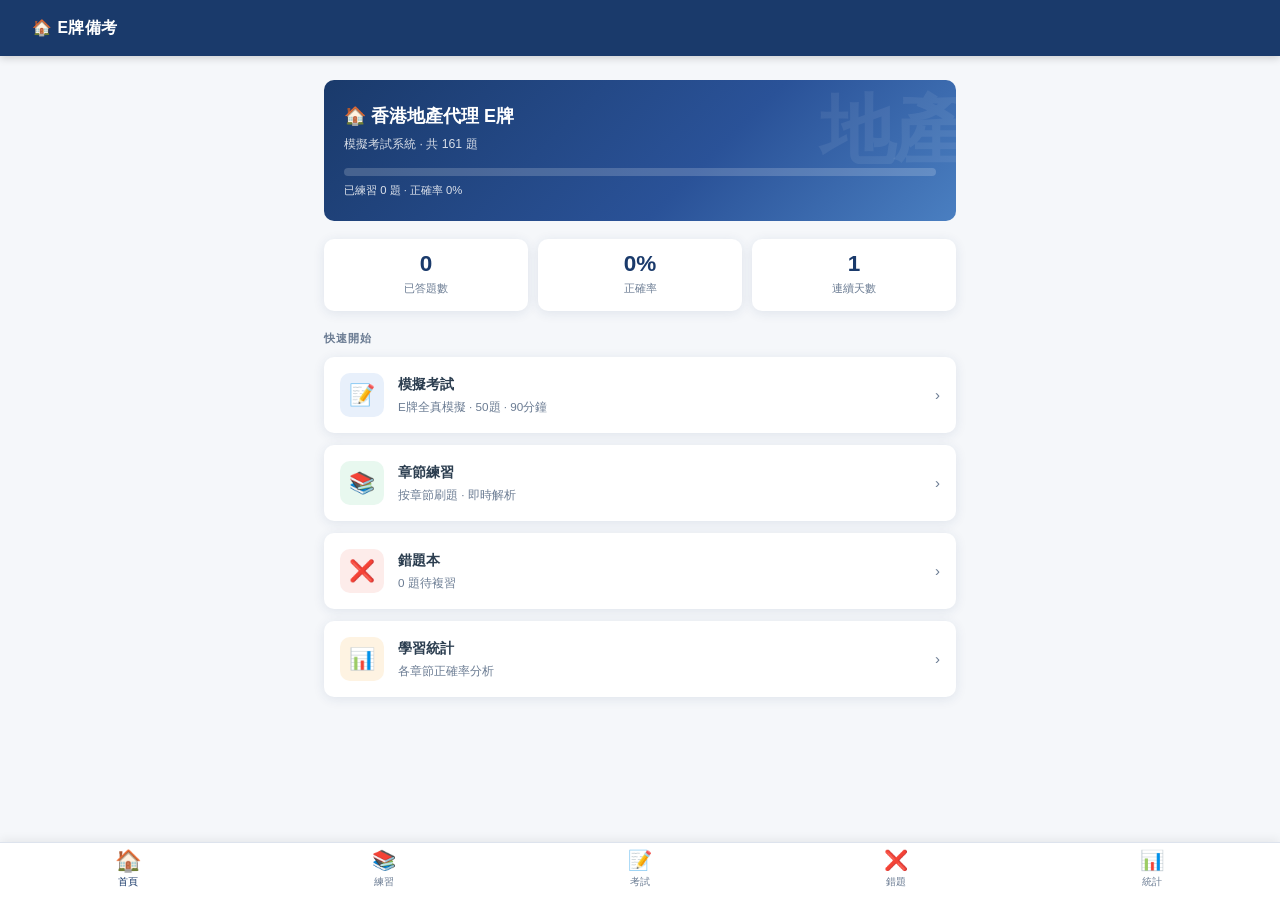
<file: index.html>
<!DOCTYPE html>
<html lang="zh-HK">
<head>
  <meta charset="UTF-8" />
  <meta name="viewport" content="width=device-width, initial-scale=1.0, maximum-scale=1.0" />
  <meta http-equiv="Cache-Control" content="no-cache, no-store, must-revalidate" />
  <meta http-equiv="Pragma" content="no-cache" />
  <meta http-equiv="Expires" content="0" />
  <title>香港地產代理 E牌考試</title>
  <link rel="stylesheet" href="css/style.css?v=7" />
</head>
<body>
  <div id="app">
    <header class="app-header">
      <div class="header-title">🏠 E牌備考</div>
      <div id="header-stats" class="header-stats"></div>
    </header>

    <main id="main-content" class="main-content"></main>

    <nav class="bottom-nav">
      <div class="nav-item active" data-page="home">
        <div class="nav-icon">🏠</div>
        <div class="nav-label">首頁</div>
      </div>
      <div class="nav-item" data-page="practice">
        <div class="nav-icon">📚</div>
        <div class="nav-label">練習</div>
      </div>
      <div class="nav-item" data-page="exam">
        <div class="nav-icon">📝</div>
        <div class="nav-label">考試</div>
      </div>
      <div class="nav-item" data-page="wrong">
        <div class="nav-icon">❌</div>
        <div class="nav-label">錯題</div>
      </div>
      <div class="nav-item" data-page="stats">
        <div class="nav-icon">📊</div>
        <div class="nav-label">統計</div>
      </div>
    </nav>
  </div>

  <div id="toast" class="toast"></div>

  <script src="js/storage.js?v=7"></script>
  <script src="js/practice.js?v=7"></script>
  <script src="js/exam.js?v=7"></script>
  <script src="js/app.js?v=7"></script>
</body>
</html>
</file>
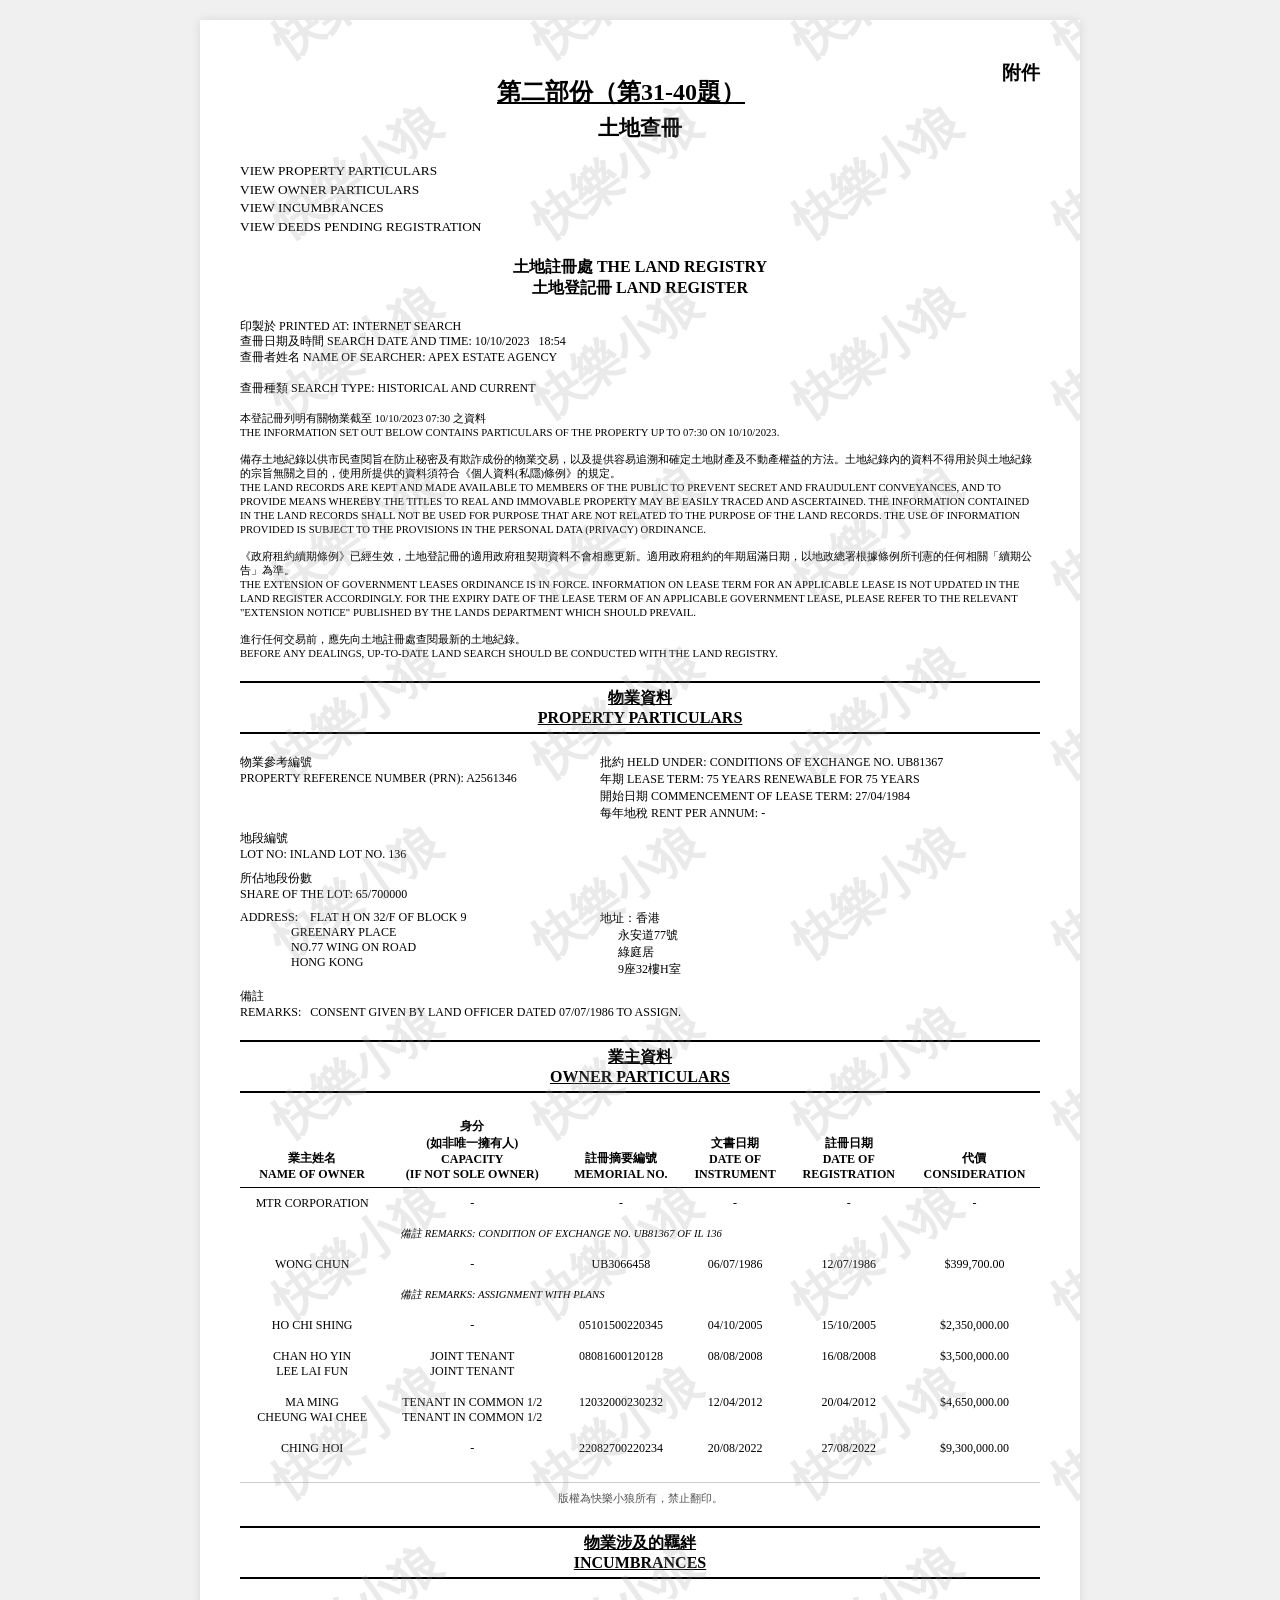
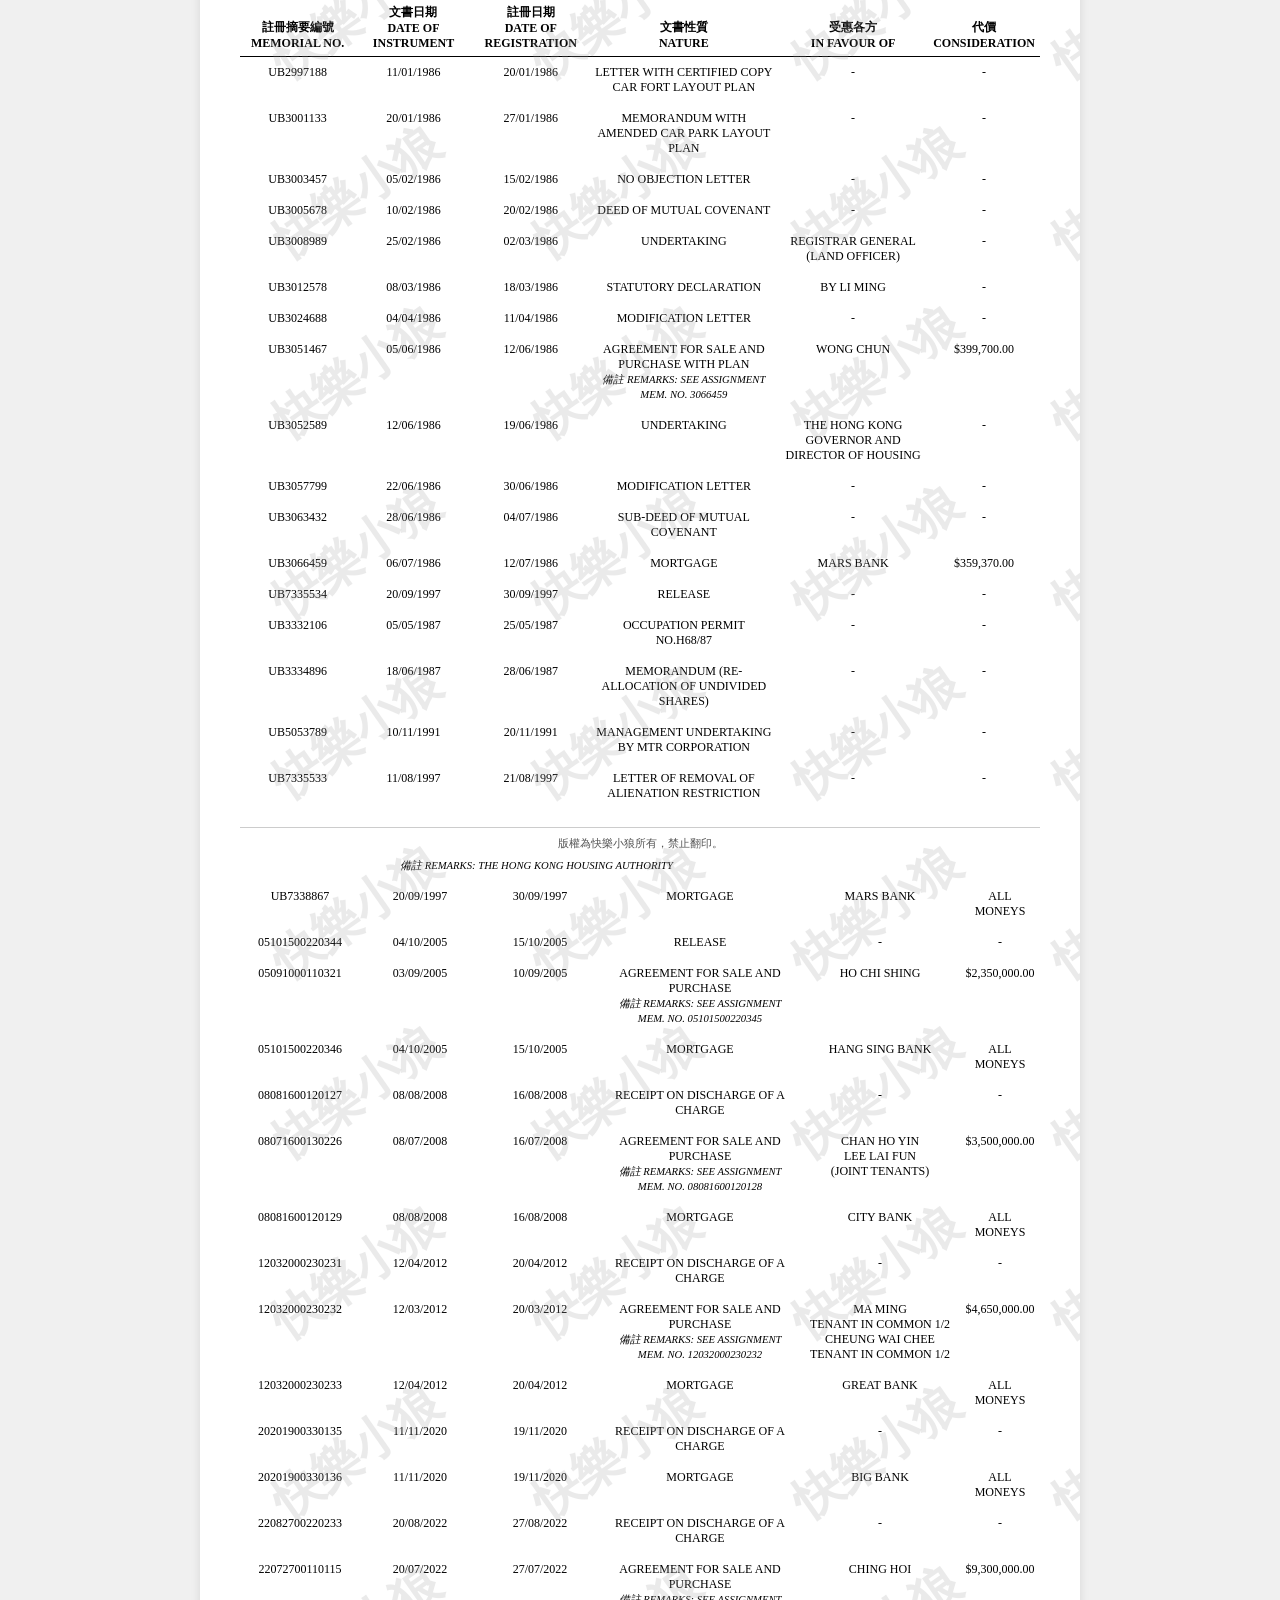
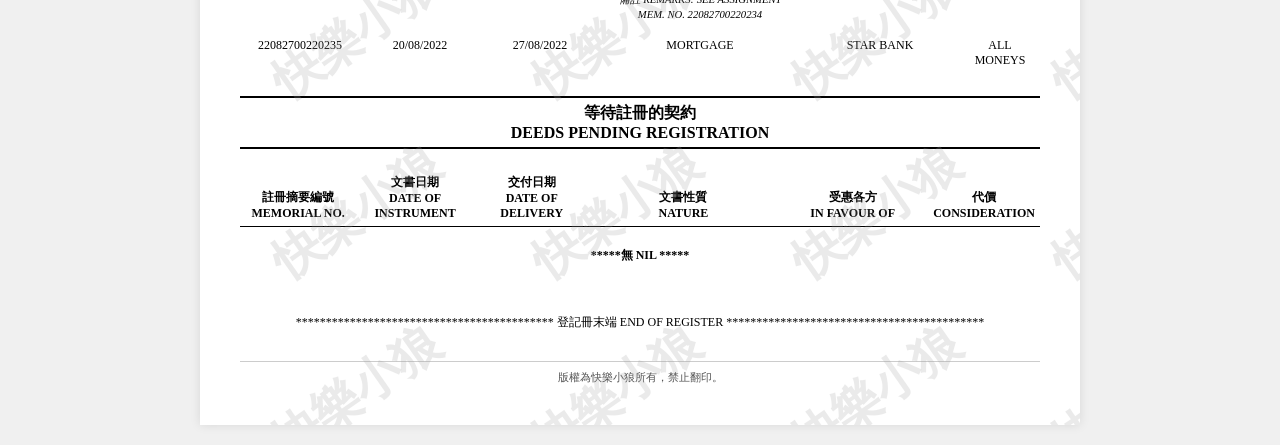
<file: 2023.11.html>
<!DOCTYPE html>
<html lang="zh-HK">
<head>
    <meta charset="UTF-8">
    <title>土地查册 2023年11月</title>
    <style>
        body {
            font-family: "Times New Roman", "MingLiU", serif;
            background-color: #f0f0f0;
            margin: 0;
            padding: 20px;
            display: flex;
            flex-direction: column;
            align-items: center;
        }
        .page-container {
            width: 800px;
            background-color: white;
            padding: 40px;
            box-shadow: 0 0 10px rgba(0,0,0,0.1);
            position: relative;
        }
        .header-section {
            text-align: center;
            margin-bottom: 20px;
        }
        .header-section h1 {
            font-size: 18pt;
            text-decoration: underline;
            margin-bottom: 5px;
        }
        .header-section h2 {
            font-size: 16pt;
            margin-top: 0;
        }
        .appendix {
            float: right;
            font-weight: bold;
            font-size: 14pt;
        }
        .index-links {
            font-size: 10pt;
            margin-bottom: 20px;
            line-height: 1.4;
        }
        .registry-title {
            text-align: center;
            font-weight: bold;
            margin-bottom: 20px;
        }
        .info-block {
            font-size: 9pt;
            margin-bottom: 15px;
            line-height: 1.3;
        }
        .section-title {
            text-align: center;
            border-bottom: 2px solid black;
            border-top: 2px solid black;
            padding: 5px 0;
            margin: 20px 0;
        }
        .section-title h3 {
            margin: 0;
            font-size: 12pt;
            text-decoration: underline;
        }
        .data-grid {
            width: 100%;
            font-size: 9pt;
        }
        .data-row {
            display: flex;
            margin-bottom: 8px;
        }
        .label-col {
            width: 45%;
        }
        .value-col {
            width: 55%;
        }
        .table-data {
            width: 100%;
            border-collapse: collapse;
            margin-top: 10px;
        }
        .table-data th {
            border-bottom: 1px solid black;
            padding: 5px;
            text-align: center;
            vertical-align: bottom;
            font-size: 9pt;
        }
        .table-data td {
            padding: 8px 5px;
            text-align: center;
            vertical-align: top;
            font-size: 9pt;
        }
        .remark-row td {
            text-align: left;
            padding-left: 20%;
            font-style: italic;
            font-size: 8pt;
        }
        .page-footer-copyright {
            text-align: center;
            font-size: 8.5pt;
            color: #555;
            margin-top: 18px;
            padding-top: 8px;
            border-top: 1px solid #ccc;
        }
        #wm {
            position: absolute;
            top: 0; left: 0;
            width: 100%;
            pointer-events: none;
            z-index: 9999;
            overflow: hidden;
        }
        #wm span {
            position: absolute;
            font-size: 48px;
            font-weight: bold;
            color: rgba(160, 160, 160, 0.22);
            transform: rotate(-35deg);
            white-space: nowrap;
            user-select: none;
        }
    </style>
</head>
<body>

<div class="page-container">
    <div id="wm"></div>

    <div class="appendix">附件</div>
    <div class="header-section">
        <h1>第二部份（第31-40題）</h1>
        <h2>土地查冊</h2>
    </div>

    <div class="index-links">
        VIEW PROPERTY PARTICULARS<br>
        VIEW OWNER PARTICULARS<br>
        VIEW INCUMBRANCES<br>
        VIEW DEEDS PENDING REGISTRATION
    </div>

    <div class="registry-title">
        土地註冊處 THE LAND REGISTRY<br>
        土地登記冊 LAND REGISTER
    </div>

    <div class="info-block">
        印製於 PRINTED AT: INTERNET SEARCH<br>
        查冊日期及時間 SEARCH DATE AND TIME: 10/10/2023 &nbsp; 18:54<br>
        查冊者姓名 NAME OF SEARCHER: APEX ESTATE AGENCY<br><br>
        查冊種類 SEARCH TYPE: HISTORICAL AND CURRENT
    </div>

    <div class="info-block" style="font-size: 8pt;">
        本登記冊列明有關物業截至 10/10/2023 07:30 之資料<br>
        THE INFORMATION SET OUT BELOW CONTAINS PARTICULARS OF THE PROPERTY UP TO 07:30 ON 10/10/2023.<br><br>
        備存土地紀錄以供市民查閱旨在防止秘密及有欺詐成份的物業交易，以及提供容易追溯和確定土地財產及不動產權益的方法。土地紀錄內的資料不得用於與土地紀錄的宗旨無關之目的，使用所提供的資料須符合《個人資料(私隱)條例》的規定。<br>
        THE LAND RECORDS ARE KEPT AND MADE AVAILABLE TO MEMBERS OF THE PUBLIC TO PREVENT SECRET AND FRAUDULENT CONVEYANCES, AND TO PROVIDE MEANS WHEREBY THE TITLES TO REAL AND IMMOVABLE PROPERTY MAY BE EASILY TRACED AND ASCERTAINED. THE INFORMATION CONTAINED IN THE LAND RECORDS SHALL NOT BE USED FOR PURPOSE THAT ARE NOT RELATED TO THE PURPOSE OF THE LAND RECORDS. THE USE OF INFORMATION PROVIDED IS SUBJECT TO THE PROVISIONS IN THE PERSONAL DATA (PRIVACY) ORDINANCE.<br><br>
        《政府租約續期條例》已經生效，土地登記冊的適用政府租契期資料不會相應更新。適用政府租約的年期屆滿日期，以地政總署根據條例所刊憲的任何相關「續期公告」為準。<br>
        THE EXTENSION OF GOVERNMENT LEASES ORDINANCE IS IN FORCE. INFORMATION ON LEASE TERM FOR AN APPLICABLE LEASE IS NOT UPDATED IN THE LAND REGISTER ACCORDINGLY. FOR THE EXPIRY DATE OF THE LEASE TERM OF AN APPLICABLE GOVERNMENT LEASE, PLEASE REFER TO THE RELEVANT "EXTENSION NOTICE" PUBLISHED BY THE LANDS DEPARTMENT WHICH SHOULD PREVAIL.<br><br>
        進行任何交易前，應先向土地註冊處查閱最新的土地紀錄。<br>
        BEFORE ANY DEALINGS, UP-TO-DATE LAND SEARCH SHOULD BE CONDUCTED WITH THE LAND REGISTRY.
    </div>

    <div class="section-title">
        <h3>物業資料<br>PROPERTY PARTICULARS</h3>
    </div>

    <div class="data-grid">
        <div class="data-row">
            <div class="label-col">
                物業參考編號<br>PROPERTY REFERENCE NUMBER (PRN): A2561346
            </div>
            <div class="value-col">
                批約 HELD UNDER: CONDITIONS OF EXCHANGE NO. UB81367<br>
                年期 LEASE TERM: 75 YEARS RENEWABLE FOR 75 YEARS<br>
                開始日期 COMMENCEMENT OF LEASE TERM: 27/04/1984<br>
                每年地稅 RENT PER ANNUM: -
            </div>
        </div>
        <div class="data-row">
            <div class="label-col">
                地段編號<br>LOT NO: INLAND LOT NO. 136
            </div>
        </div>
        <div class="data-row">
            <div class="label-col">
                所佔地段份數<br>SHARE OF THE LOT: 65/700000
            </div>
        </div>
        <div class="data-row">
            <div class="label-col">
                ADDRESS: &nbsp;&nbsp; FLAT H ON 32/F OF BLOCK 9<br>
                &nbsp;&nbsp;&nbsp;&nbsp;&nbsp;&nbsp;&nbsp;&nbsp;&nbsp;&nbsp;&nbsp;&nbsp;&nbsp;&nbsp;&nbsp;&nbsp;&nbsp;GREENARY PLACE<br>
                &nbsp;&nbsp;&nbsp;&nbsp;&nbsp;&nbsp;&nbsp;&nbsp;&nbsp;&nbsp;&nbsp;&nbsp;&nbsp;&nbsp;&nbsp;&nbsp;&nbsp;NO.77 WING ON ROAD<br>
                &nbsp;&nbsp;&nbsp;&nbsp;&nbsp;&nbsp;&nbsp;&nbsp;&nbsp;&nbsp;&nbsp;&nbsp;&nbsp;&nbsp;&nbsp;&nbsp;&nbsp;HONG KONG
            </div>
            <div class="value-col">
                地址：香港<br>
                &nbsp;&nbsp;&nbsp;&nbsp;&nbsp;&nbsp;永安道77號<br>
                &nbsp;&nbsp;&nbsp;&nbsp;&nbsp;&nbsp;綠庭居<br>
                &nbsp;&nbsp;&nbsp;&nbsp;&nbsp;&nbsp;9座32樓H室
            </div>
        </div>
        <div class="data-row" style="margin-top: 10px;">
            備註<br>REMARKS: &nbsp; CONSENT GIVEN BY LAND OFFICER DATED 07/07/1986 TO ASSIGN.
        </div>
    </div>

    <div class="section-title">
        <h3>業主資料<br>OWNER PARTICULARS</h3>
    </div>

    <table class="table-data">
        <thead>
            <tr>
                <th>業主姓名<br>NAME OF OWNER</th>
                <th>身分<br>(如非唯一擁有人)<br>CAPACITY<br>(IF NOT SOLE OWNER)</th>
                <th>註冊摘要編號<br>MEMORIAL NO.</th>
                <th>文書日期<br>DATE OF<br>INSTRUMENT</th>
                <th>註冊日期<br>DATE OF<br>REGISTRATION</th>
                <th>代價<br>CONSIDERATION</th>
            </tr>
        </thead>
        <tbody>
            <tr>
                <td>MTR CORPORATION</td>
                <td>-</td>
                <td>-</td>
                <td>-</td>
                <td>-</td>
                <td>-</td>
            </tr>
            <tr class="remark-row">
                <td colspan="6">備註 REMARKS: CONDITION OF EXCHANGE NO. UB81367 OF IL 136</td>
            </tr>
            <tr>
                <td>WONG CHUN</td>
                <td>-</td>
                <td>UB3066458</td>
                <td>06/07/1986</td>
                <td>12/07/1986</td>
                <td>$399,700.00</td>
            </tr>
            <tr class="remark-row">
                <td colspan="6">備註 REMARKS: ASSIGNMENT WITH PLANS</td>
            </tr>
            <tr>
                <td>HO CHI SHING</td>
                <td>-</td>
                <td>05101500220345</td>
                <td>04/10/2005</td>
                <td>15/10/2005</td>
                <td>$2,350,000.00</td>
            </tr>
            <tr>
                <td>CHAN HO YIN<br>LEE LAI FUN</td>
                <td>JOINT TENANT<br>JOINT TENANT</td>
                <td>08081600120128</td>
                <td>08/08/2008</td>
                <td>16/08/2008</td>
                <td>$3,500,000.00</td>
            </tr>
            <tr>
                <td>MA MING<br>CHEUNG WAI CHEE</td>
                <td>TENANT IN COMMON 1/2<br>TENANT IN COMMON 1/2</td>
                <td>12032000230232</td>
                <td>12/04/2012</td>
                <td>20/04/2012</td>
                <td>$4,650,000.00</td>
            </tr>
            <tr>
                <td>CHING HOI</td>
                <td>-</td>
                <td>22082700220234</td>
                <td>20/08/2022</td>
                <td>27/08/2022</td>
                <td>$9,300,000.00</td>
            </tr>
        </tbody>
    </table>

    <div class="page-footer-copyright">版權為快樂小狼所有，禁止翻印。</div>

    <div class="section-title">
        <h3>物業涉及的羈絆<br>INCUMBRANCES</h3>
    </div>

    <table class="table-data">
        <thead>
            <tr>
                <th width="15%">註冊摘要編號<br>MEMORIAL NO.</th>
                <th width="15%">文書日期<br>DATE OF<br>INSTRUMENT</th>
                <th width="15%">註冊日期<br>DATE OF<br>REGISTRATION</th>
                <th width="25%">文書性質<br>NATURE</th>
                <th width="20%">受惠各方<br>IN FAVOUR OF</th>
                <th width="10%">代價<br>CONSIDERATION</th>
            </tr>
        </thead>
        <tbody>
            <tr>
                <td>UB2997188</td>
                <td>11/01/1986</td>
                <td>20/01/1986</td>
                <td>LETTER WITH CERTIFIED COPY CAR FORT LAYOUT PLAN</td>
                <td>-</td>
                <td>-</td>
            </tr>
            <tr>
                <td>UB3001133</td>
                <td>20/01/1986</td>
                <td>27/01/1986</td>
                <td>MEMORANDUM WITH AMENDED CAR PARK LAYOUT PLAN</td>
                <td>-</td>
                <td>-</td>
            </tr>
            <tr>
                <td>UB3003457</td>
                <td>05/02/1986</td>
                <td>15/02/1986</td>
                <td>NO OBJECTION LETTER</td>
                <td>-</td>
                <td>-</td>
            </tr>
            <tr>
                <td>UB3005678</td>
                <td>10/02/1986</td>
                <td>20/02/1986</td>
                <td>DEED OF MUTUAL COVENANT</td>
                <td>-</td>
                <td>-</td>
            </tr>
            <tr>
                <td>UB3008989</td>
                <td>25/02/1986</td>
                <td>02/03/1986</td>
                <td>UNDERTAKING</td>
                <td>REGISTRAR GENERAL<br>(LAND OFFICER)</td>
                <td>-</td>
            </tr>
            <tr>
                <td>UB3012578</td>
                <td>08/03/1986</td>
                <td>18/03/1986</td>
                <td>STATUTORY DECLARATION</td>
                <td>BY LI MING</td>
                <td>-</td>
            </tr>
            <tr>
                <td>UB3024688</td>
                <td>04/04/1986</td>
                <td>11/04/1986</td>
                <td>MODIFICATION LETTER</td>
                <td>-</td>
                <td>-</td>
            </tr>
            <tr>
                <td>UB3051467</td>
                <td>05/06/1986</td>
                <td>12/06/1986</td>
                <td>AGREEMENT FOR SALE AND PURCHASE WITH PLAN<br><span style="font-size:8pt;font-style:italic;">備註 REMARKS: SEE ASSIGNMENT MEM. NO. 3066459</span></td>
                <td>WONG CHUN</td>
                <td>$399,700.00</td>
            </tr>
            <tr>
                <td>UB3052589</td>
                <td>12/06/1986</td>
                <td>19/06/1986</td>
                <td>UNDERTAKING</td>
                <td>THE HONG KONG GOVERNOR AND DIRECTOR OF HOUSING</td>
                <td>-</td>
            </tr>
            <tr>
                <td>UB3057799</td>
                <td>22/06/1986</td>
                <td>30/06/1986</td>
                <td>MODIFICATION LETTER</td>
                <td>-</td>
                <td>-</td>
            </tr>
            <tr>
                <td>UB3063432</td>
                <td>28/06/1986</td>
                <td>04/07/1986</td>
                <td>SUB-DEED OF MUTUAL COVENANT</td>
                <td>-</td>
                <td>-</td>
            </tr>
            <tr>
                <td>UB3066459</td>
                <td>06/07/1986</td>
                <td>12/07/1986</td>
                <td>MORTGAGE</td>
                <td>MARS BANK</td>
                <td>$359,370.00</td>
            </tr>
            <tr>
                <td>UB7335534</td>
                <td>20/09/1997</td>
                <td>30/09/1997</td>
                <td>RELEASE</td>
                <td>-</td>
                <td>-</td>
            </tr>
            <tr>
                <td>UB3332106</td>
                <td>05/05/1987</td>
                <td>25/05/1987</td>
                <td>OCCUPATION PERMIT NO.H68/87</td>
                <td>-</td>
                <td>-</td>
            </tr>
            <tr>
                <td>UB3334896</td>
                <td>18/06/1987</td>
                <td>28/06/1987</td>
                <td>MEMORANDUM (RE-ALLOCATION OF UNDIVIDED SHARES)</td>
                <td>-</td>
                <td>-</td>
            </tr>
            <tr>
                <td>UB5053789</td>
                <td>10/11/1991</td>
                <td>20/11/1991</td>
                <td>MANAGEMENT UNDERTAKING BY MTR CORPORATION</td>
                <td>-</td>
                <td>-</td>
            </tr>
            <tr>
                <td>UB7335533</td>
                <td>11/08/1997</td>
                <td>21/08/1997</td>
                <td>LETTER OF REMOVAL OF ALIENATION RESTRICTION</td>
                <td>-</td>
                <td>-</td>
            </tr>
        </tbody>
    </table>

    <div class="page-footer-copyright">版權為快樂小狼所有，禁止翻印。</div>

    <table class="table-data" style="margin-top:0;">
        <tbody>
            <tr class="remark-row">
                <td colspan="6">備註 REMARKS: THE HONG KONG HOUSING AUTHORITY</td>
            </tr>
            <tr>
                <td width="15%">UB7338867</td>
                <td width="15%">20/09/1997</td>
                <td width="15%">30/09/1997</td>
                <td width="25%">MORTGAGE</td>
                <td width="20%">MARS BANK</td>
                <td width="10%">ALL MONEYS</td>
            </tr>
            <tr>
                <td>05101500220344</td>
                <td>04/10/2005</td>
                <td>15/10/2005</td>
                <td>RELEASE</td>
                <td>-</td>
                <td>-</td>
            </tr>
            <tr>
                <td>05091000110321</td>
                <td>03/09/2005</td>
                <td>10/09/2005</td>
                <td>AGREEMENT FOR SALE AND PURCHASE<br><span style="font-size:8pt;font-style:italic;">備註 REMARKS: SEE ASSIGNMENT MEM. NO. 05101500220345</span></td>
                <td>HO CHI SHING</td>
                <td>$2,350,000.00</td>
            </tr>
            <tr>
                <td>05101500220346</td>
                <td>04/10/2005</td>
                <td>15/10/2005</td>
                <td>MORTGAGE</td>
                <td>HANG SING BANK</td>
                <td>ALL MONEYS</td>
            </tr>
            <tr>
                <td>08081600120127</td>
                <td>08/08/2008</td>
                <td>16/08/2008</td>
                <td>RECEIPT ON DISCHARGE OF A CHARGE</td>
                <td>-</td>
                <td>-</td>
            </tr>
            <tr>
                <td>08071600130226</td>
                <td>08/07/2008</td>
                <td>16/07/2008</td>
                <td>AGREEMENT FOR SALE AND PURCHASE<br><span style="font-size:8pt;font-style:italic;">備註 REMARKS: SEE ASSIGNMENT MEM. NO. 08081600120128</span></td>
                <td>CHAN HO YIN<br>LEE LAI FUN<br>(JOINT TENANTS)</td>
                <td>$3,500,000.00</td>
            </tr>
            <tr>
                <td>08081600120129</td>
                <td>08/08/2008</td>
                <td>16/08/2008</td>
                <td>MORTGAGE</td>
                <td>CITY BANK</td>
                <td>ALL MONEYS</td>
            </tr>
            <tr>
                <td>12032000230231</td>
                <td>12/04/2012</td>
                <td>20/04/2012</td>
                <td>RECEIPT ON DISCHARGE OF A CHARGE</td>
                <td>-</td>
                <td>-</td>
            </tr>
            <tr>
                <td>12032000230232</td>
                <td>12/03/2012</td>
                <td>20/03/2012</td>
                <td>AGREEMENT FOR SALE AND PURCHASE<br><span style="font-size:8pt;font-style:italic;">備註 REMARKS: SEE ASSIGNMENT MEM. NO. 12032000230232</span></td>
                <td>MA MING<br>TENANT IN COMMON 1/2<br>CHEUNG WAI CHEE<br>TENANT IN COMMON 1/2</td>
                <td>$4,650,000.00</td>
            </tr>
            <tr>
                <td>12032000230233</td>
                <td>12/04/2012</td>
                <td>20/04/2012</td>
                <td>MORTGAGE</td>
                <td>GREAT BANK</td>
                <td>ALL MONEYS</td>
            </tr>
            <tr>
                <td>20201900330135</td>
                <td>11/11/2020</td>
                <td>19/11/2020</td>
                <td>RECEIPT ON DISCHARGE OF A CHARGE</td>
                <td>-</td>
                <td>-</td>
            </tr>
            <tr>
                <td>20201900330136</td>
                <td>11/11/2020</td>
                <td>19/11/2020</td>
                <td>MORTGAGE</td>
                <td>BIG BANK</td>
                <td>ALL MONEYS</td>
            </tr>
            <tr>
                <td>22082700220233</td>
                <td>20/08/2022</td>
                <td>27/08/2022</td>
                <td>RECEIPT ON DISCHARGE OF A CHARGE</td>
                <td>-</td>
                <td>-</td>
            </tr>
            <tr>
                <td>22072700110115</td>
                <td>20/07/2022</td>
                <td>27/07/2022</td>
                <td>AGREEMENT FOR SALE AND PURCHASE<br><span style="font-size:8pt;font-style:italic;">備註 REMARKS: SEE ASSIGNMENT MEM. NO. 22082700220234</span></td>
                <td>CHING HOI</td>
                <td>$9,300,000.00</td>
            </tr>
            <tr>
                <td>22082700220235</td>
                <td>20/08/2022</td>
                <td>27/08/2022</td>
                <td>MORTGAGE</td>
                <td>STAR BANK</td>
                <td>ALL MONEYS</td>
            </tr>
        </tbody>
    </table>

    <div class="section-title">
        <h3 style="text-decoration:none;font-weight:bold;">等待註冊的契約<br>DEEDS PENDING REGISTRATION</h3>
    </div>

    <table class="table-data">
        <thead>
            <tr>
                <th width="15%">註冊摘要編號<br>MEMORIAL NO.</th>
                <th width="15%">文書日期<br>DATE OF<br>INSTRUMENT</th>
                <th width="15%">交付日期<br>DATE OF<br>DELIVERY</th>
                <th width="25%">文書性質<br>NATURE</th>
                <th width="20%">受惠各方<br>IN FAVOUR OF</th>
                <th width="10%">代價<br>CONSIDERATION</th>
            </tr>
        </thead>
        <tbody>
            <tr>
                <td colspan="6" style="padding:20px 0;font-weight:bold;">*****無 NIL *****</td>
            </tr>
        </tbody>
    </table>

    <div style="text-align:center;font-size:9pt;margin:30px 0;">
        ******************************************* 登記冊末端 END OF REGISTER *******************************************
    </div>

    <div class="page-footer-copyright">版權為快樂小狼所有，禁止翻印。</div>

</div>

<script>
document.addEventListener('DOMContentLoaded', function() {
    var wm = document.getElementById('wm');
    var container = document.querySelector('.page-container');
    var text = '快樂小狼';
    var h = container.scrollHeight;
    var w = container.offsetWidth;
    wm.style.height = h + 'px';
    for (var y = -60; y < h + 60; y += 180) {
        for (var x = -200; x < w + 200; x += 260) {
            var s = document.createElement('span');
            s.textContent = text;
            s.style.top = y + 'px';
            s.style.left = x + 'px';
            wm.appendChild(s);
        }
    }
});
</script>

</body>
</html>
</file>
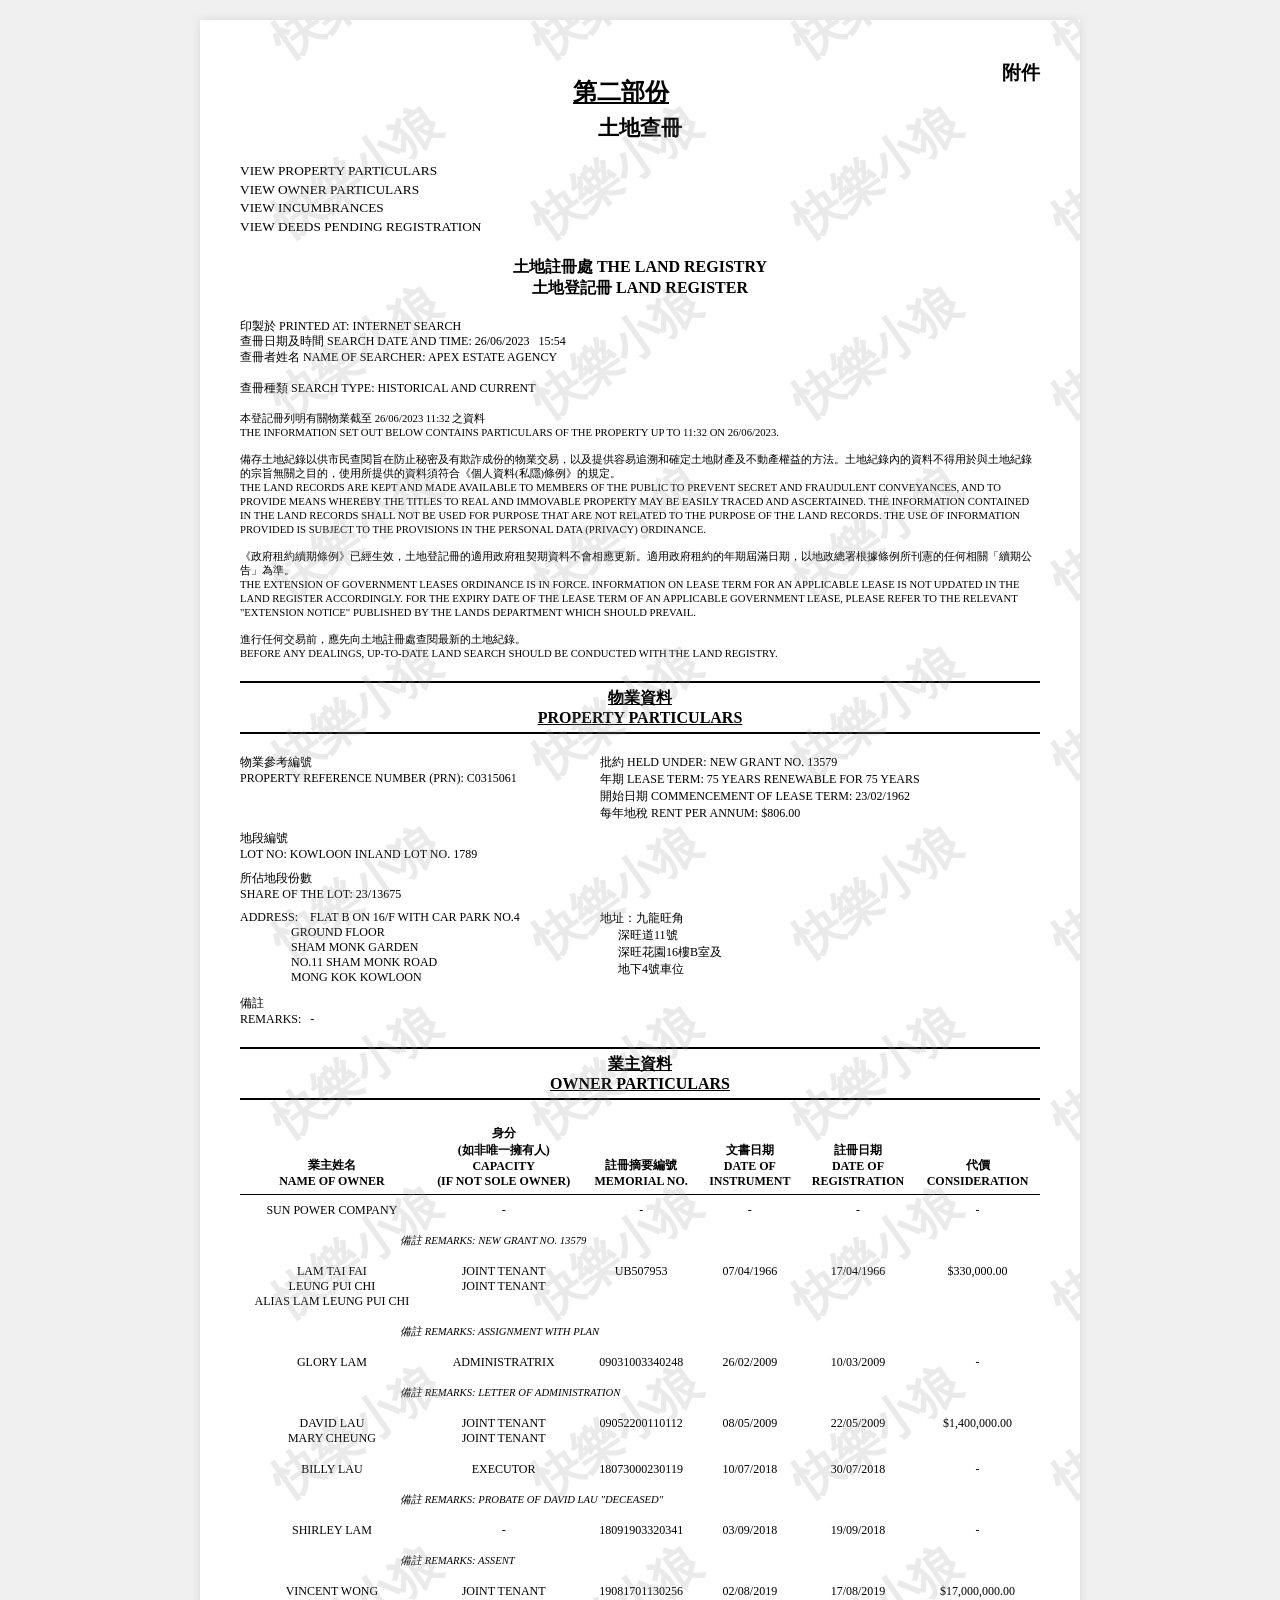
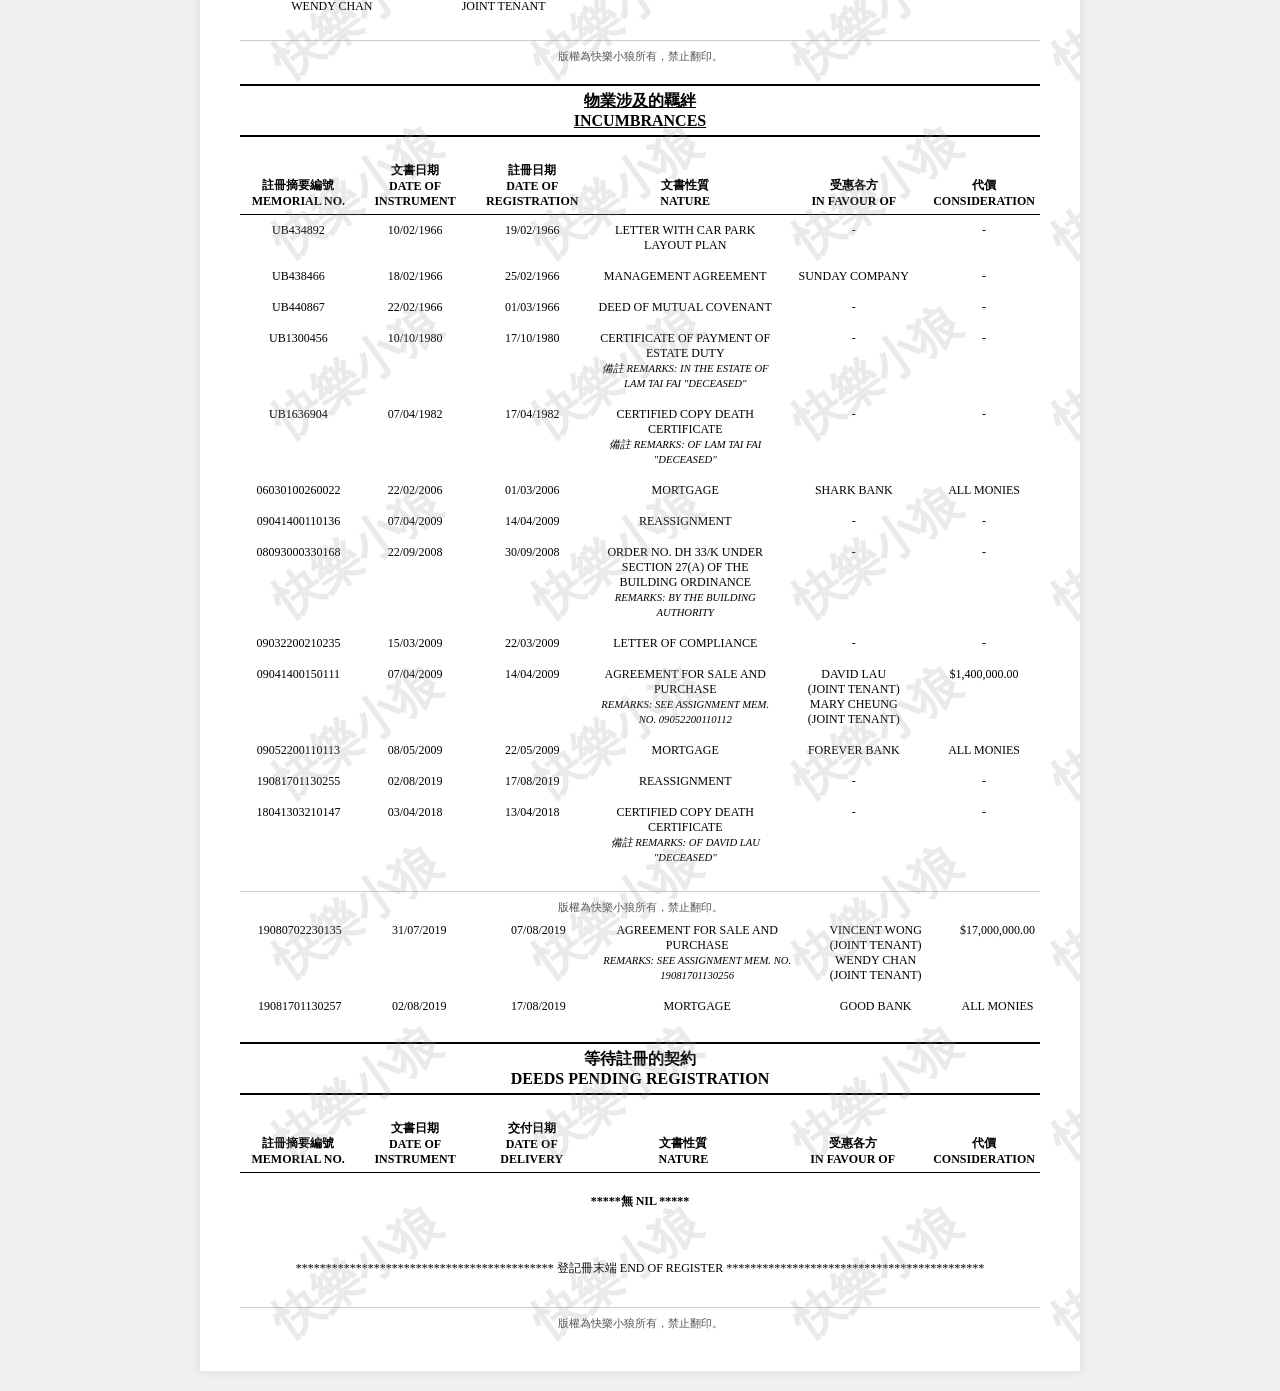
<file: 2023.8.html>
<!DOCTYPE html>
<html lang="zh-HK">
<head>
    <meta charset="UTF-8">
    <title>土地查册 2023年8月</title>
    <style>
        body {
            font-family: "Times New Roman", "MingLiU", serif;
            background-color: #f0f0f0;
            margin: 0;
            padding: 20px;
            display: flex;
            flex-direction: column;
            align-items: center;
        }
        .page-container {
            width: 800px;
            background-color: white;
            padding: 40px;
            box-shadow: 0 0 10px rgba(0,0,0,0.1);
            position: relative;
        }
        .header-section {
            text-align: center;
            margin-bottom: 20px;
        }
        .header-section h1 {
            font-size: 18pt;
            text-decoration: underline;
            margin-bottom: 5px;
        }
        .header-section h2 {
            font-size: 16pt;
            margin-top: 0;
        }
        .appendix {
            float: right;
            font-weight: bold;
            font-size: 14pt;
        }
        .index-links {
            font-size: 10pt;
            margin-bottom: 20px;
            line-height: 1.4;
        }
        .registry-title {
            text-align: center;
            font-weight: bold;
            margin-bottom: 20px;
        }
        .info-block {
            font-size: 9pt;
            margin-bottom: 15px;
            line-height: 1.3;
        }
        .section-title {
            text-align: center;
            border-bottom: 2px solid black;
            border-top: 2px solid black;
            padding: 5px 0;
            margin: 20px 0;
        }
        .section-title h3 {
            margin: 0;
            font-size: 12pt;
            text-decoration: underline;
        }
        .data-grid {
            width: 100%;
            font-size: 9pt;
        }
        .data-row {
            display: flex;
            margin-bottom: 8px;
        }
        .label-col {
            width: 45%;
        }
        .value-col {
            width: 55%;
        }
        .table-data {
            width: 100%;
            border-collapse: collapse;
            margin-top: 10px;
        }
        .table-data th {
            border-bottom: 1px solid black;
            padding: 5px;
            text-align: center;
            vertical-align: bottom;
            font-size: 9pt;
        }
        .table-data td {
            padding: 8px 5px;
            text-align: center;
            vertical-align: top;
            font-size: 9pt;
        }
        .remark-row td {
            text-align: left;
            padding-left: 20%;
            font-style: italic;
            font-size: 8pt;
        }
        .page-footer-copyright {
            text-align: center;
            font-size: 8.5pt;
            color: #555;
            margin-top: 18px;
            padding-top: 8px;
            border-top: 1px solid #ccc;
        }
        #wm {
            position: absolute;
            top: 0; left: 0;
            width: 100%;
            pointer-events: none;
            z-index: 9999;
            overflow: hidden;
        }
        #wm span {
            position: absolute;
            font-size: 48px;
            font-weight: bold;
            color: rgba(160, 160, 160, 0.22);
            transform: rotate(-35deg);
            white-space: nowrap;
            user-select: none;
        }
    </style>
</head>
<body>

<div class="page-container">
    <div id="wm"></div>

    <div class="appendix">附件</div>
    <div class="header-section">
        <h1>第二部份</h1>
        <h2>土地查冊</h2>
    </div>

    <div class="index-links">
        VIEW PROPERTY PARTICULARS<br>
        VIEW OWNER PARTICULARS<br>
        VIEW INCUMBRANCES<br>
        VIEW DEEDS PENDING REGISTRATION
    </div>

    <div class="registry-title">
        土地註冊處 THE LAND REGISTRY<br>
        土地登記冊 LAND REGISTER
    </div>

    <div class="info-block">
        印製於 PRINTED AT: INTERNET SEARCH<br>
        查冊日期及時間 SEARCH DATE AND TIME: 26/06/2023 &nbsp; 15:54<br>
        查冊者姓名 NAME OF SEARCHER: APEX ESTATE AGENCY<br><br>
        查冊種類 SEARCH TYPE: HISTORICAL AND CURRENT
    </div>

    <div class="info-block" style="font-size: 8pt;">
        本登記冊列明有關物業截至 26/06/2023 11:32 之資料<br>
        THE INFORMATION SET OUT BELOW CONTAINS PARTICULARS OF THE PROPERTY UP TO 11:32 ON 26/06/2023.<br><br>
        備存土地紀錄以供市民查閱旨在防止秘密及有欺詐成份的物業交易，以及提供容易追溯和確定土地財產及不動產權益的方法。土地紀錄內的資料不得用於與土地紀錄的宗旨無關之目的，使用所提供的資料須符合《個人資料(私隱)條例》的規定。<br>
        THE LAND RECORDS ARE KEPT AND MADE AVAILABLE TO MEMBERS OF THE PUBLIC TO PREVENT SECRET AND FRAUDULENT CONVEYANCES, AND TO PROVIDE MEANS WHEREBY THE TITLES TO REAL AND IMMOVABLE PROPERTY MAY BE EASILY TRACED AND ASCERTAINED. THE INFORMATION CONTAINED IN THE LAND RECORDS SHALL NOT BE USED FOR PURPOSE THAT ARE NOT RELATED TO THE PURPOSE OF THE LAND RECORDS. THE USE OF INFORMATION PROVIDED IS SUBJECT TO THE PROVISIONS IN THE PERSONAL DATA (PRIVACY) ORDINANCE.<br><br>
        《政府租約續期條例》已經生效，土地登記冊的適用政府租契期資料不會相應更新。適用政府租約的年期屆滿日期，以地政總署根據條例所刊憲的任何相關「續期公告」為準。<br>
        THE EXTENSION OF GOVERNMENT LEASES ORDINANCE IS IN FORCE. INFORMATION ON LEASE TERM FOR AN APPLICABLE LEASE IS NOT UPDATED IN THE LAND REGISTER ACCORDINGLY. FOR THE EXPIRY DATE OF THE LEASE TERM OF AN APPLICABLE GOVERNMENT LEASE, PLEASE REFER TO THE RELEVANT "EXTENSION NOTICE" PUBLISHED BY THE LANDS DEPARTMENT WHICH SHOULD PREVAIL.<br><br>
        進行任何交易前，應先向土地註冊處查閱最新的土地紀錄。<br>
        BEFORE ANY DEALINGS, UP-TO-DATE LAND SEARCH SHOULD BE CONDUCTED WITH THE LAND REGISTRY.
    </div>

    <div class="section-title">
        <h3>物業資料<br>PROPERTY PARTICULARS</h3>
    </div>

    <div class="data-grid">
        <div class="data-row">
            <div class="label-col">
                物業參考編號<br>PROPERTY REFERENCE NUMBER (PRN): C0315061
            </div>
            <div class="value-col">
                批約 HELD UNDER: NEW GRANT NO. 13579<br>
                年期 LEASE TERM: 75 YEARS RENEWABLE FOR 75 YEARS<br>
                開始日期 COMMENCEMENT OF LEASE TERM: 23/02/1962<br>
                每年地稅 RENT PER ANNUM: $806.00
            </div>
        </div>
        <div class="data-row">
            <div class="label-col">
                地段編號<br>LOT NO: KOWLOON INLAND LOT NO. 1789
            </div>
        </div>
        <div class="data-row">
            <div class="label-col">
                所佔地段份數<br>SHARE OF THE LOT: 23/13675
            </div>
        </div>
        <div class="data-row">
            <div class="label-col">
                ADDRESS: &nbsp;&nbsp; FLAT B ON 16/F WITH CAR PARK NO.4<br>
                &nbsp;&nbsp;&nbsp;&nbsp;&nbsp;&nbsp;&nbsp;&nbsp;&nbsp;&nbsp;&nbsp;&nbsp;&nbsp;&nbsp;&nbsp;&nbsp;&nbsp;GROUND FLOOR<br>
                &nbsp;&nbsp;&nbsp;&nbsp;&nbsp;&nbsp;&nbsp;&nbsp;&nbsp;&nbsp;&nbsp;&nbsp;&nbsp;&nbsp;&nbsp;&nbsp;&nbsp;SHAM MONK GARDEN<br>
                &nbsp;&nbsp;&nbsp;&nbsp;&nbsp;&nbsp;&nbsp;&nbsp;&nbsp;&nbsp;&nbsp;&nbsp;&nbsp;&nbsp;&nbsp;&nbsp;&nbsp;NO.11 SHAM MONK ROAD<br>
                &nbsp;&nbsp;&nbsp;&nbsp;&nbsp;&nbsp;&nbsp;&nbsp;&nbsp;&nbsp;&nbsp;&nbsp;&nbsp;&nbsp;&nbsp;&nbsp;&nbsp;MONG KOK KOWLOON
            </div>
            <div class="value-col">
                地址：九龍旺角<br>
                &nbsp;&nbsp;&nbsp;&nbsp;&nbsp;&nbsp;深旺道11號<br>
                &nbsp;&nbsp;&nbsp;&nbsp;&nbsp;&nbsp;深旺花園16樓B室及<br>
                &nbsp;&nbsp;&nbsp;&nbsp;&nbsp;&nbsp;地下4號車位
            </div>
        </div>
        <div class="data-row" style="margin-top: 10px;">
            備註<br>REMARKS: &nbsp; -
        </div>
    </div>

    <div class="section-title">
        <h3>業主資料<br>OWNER PARTICULARS</h3>
    </div>

    <table class="table-data">
        <thead>
            <tr>
                <th>業主姓名<br>NAME OF OWNER</th>
                <th>身分<br>(如非唯一擁有人)<br>CAPACITY<br>(IF NOT SOLE OWNER)</th>
                <th>註冊摘要編號<br>MEMORIAL NO.</th>
                <th>文書日期<br>DATE OF<br>INSTRUMENT</th>
                <th>註冊日期<br>DATE OF<br>REGISTRATION</th>
                <th>代價<br>CONSIDERATION</th>
            </tr>
        </thead>
        <tbody>
            <tr>
                <td>SUN POWER COMPANY</td>
                <td>-</td>
                <td>-</td>
                <td>-</td>
                <td>-</td>
                <td>-</td>
            </tr>
            <tr class="remark-row">
                <td colspan="6">備註 REMARKS: NEW GRANT NO. 13579</td>
            </tr>
            <tr>
                <td>LAM TAI FAI<br>LEUNG PUI CHI<br>ALIAS LAM LEUNG PUI CHI</td>
                <td>JOINT TENANT<br>JOINT TENANT</td>
                <td>UB507953</td>
                <td>07/04/1966</td>
                <td>17/04/1966</td>
                <td>$330,000.00</td>
            </tr>
            <tr class="remark-row">
                <td colspan="6">備註 REMARKS: ASSIGNMENT WITH PLAN</td>
            </tr>
            <tr>
                <td>GLORY LAM</td>
                <td>ADMINISTRATRIX</td>
                <td>09031003340248</td>
                <td>26/02/2009</td>
                <td>10/03/2009</td>
                <td>-</td>
            </tr>
            <tr class="remark-row">
                <td colspan="6">備註 REMARKS: LETTER OF ADMINISTRATION</td>
            </tr>
            <tr>
                <td>DAVID LAU<br>MARY CHEUNG</td>
                <td>JOINT TENANT<br>JOINT TENANT</td>
                <td>09052200110112</td>
                <td>08/05/2009</td>
                <td>22/05/2009</td>
                <td>$1,400,000.00</td>
            </tr>
            <tr>
                <td>BILLY LAU</td>
                <td>EXECUTOR</td>
                <td>18073000230119</td>
                <td>10/07/2018</td>
                <td>30/07/2018</td>
                <td>-</td>
            </tr>
            <tr class="remark-row">
                <td colspan="6">備註 REMARKS: PROBATE OF DAVID LAU "DECEASED"</td>
            </tr>
            <tr>
                <td>SHIRLEY LAM</td>
                <td>-</td>
                <td>18091903320341</td>
                <td>03/09/2018</td>
                <td>19/09/2018</td>
                <td>-</td>
            </tr>
            <tr class="remark-row">
                <td colspan="6">備註 REMARKS: ASSENT</td>
            </tr>
            <tr>
                <td>VINCENT WONG<br>WENDY CHAN</td>
                <td>JOINT TENANT<br>JOINT TENANT</td>
                <td>19081701130256</td>
                <td>02/08/2019</td>
                <td>17/08/2019</td>
                <td>$17,000,000.00</td>
            </tr>
        </tbody>
    </table>

    <div class="page-footer-copyright">版權為快樂小狼所有，禁止翻印。</div>

    <div class="section-title">
        <h3>物業涉及的羈絆<br>INCUMBRANCES</h3>
    </div>

    <table class="table-data">
        <thead>
            <tr>
                <th width="15%">註冊摘要編號<br>MEMORIAL NO.</th>
                <th width="15%">文書日期<br>DATE OF<br>INSTRUMENT</th>
                <th width="15%">註冊日期<br>DATE OF<br>REGISTRATION</th>
                <th width="25%">文書性質<br>NATURE</th>
                <th width="20%">受惠各方<br>IN FAVOUR OF</th>
                <th width="10%">代價<br>CONSIDERATION</th>
            </tr>
        </thead>
        <tbody>
            <tr>
                <td>UB434892</td>
                <td>10/02/1966</td>
                <td>19/02/1966</td>
                <td>LETTER WITH CAR PARK LAYOUT PLAN</td>
                <td>-</td>
                <td>-</td>
            </tr>
            <tr>
                <td>UB438466</td>
                <td>18/02/1966</td>
                <td>25/02/1966</td>
                <td>MANAGEMENT AGREEMENT</td>
                <td>SUNDAY COMPANY</td>
                <td>-</td>
            </tr>
            <tr>
                <td>UB440867</td>
                <td>22/02/1966</td>
                <td>01/03/1966</td>
                <td>DEED OF MUTUAL COVENANT</td>
                <td>-</td>
                <td>-</td>
            </tr>
            <tr>
                <td>UB1300456</td>
                <td>10/10/1980</td>
                <td>17/10/1980</td>
                <td>CERTIFICATE OF PAYMENT OF ESTATE DUTY<br><span style="font-size:8pt;font-style:italic;">備註 REMARKS: IN THE ESTATE OF LAM TAI FAI "DECEASED"</span></td>
                <td>-</td>
                <td>-</td>
            </tr>
            <tr>
                <td>UB1636904</td>
                <td>07/04/1982</td>
                <td>17/04/1982</td>
                <td>CERTIFIED COPY DEATH CERTIFICATE<br><span style="font-size:8pt;font-style:italic;">備註 REMARKS: OF LAM TAI FAI "DECEASED"</span></td>
                <td>-</td>
                <td>-</td>
            </tr>
            <tr>
                <td>06030100260022</td>
                <td>22/02/2006</td>
                <td>01/03/2006</td>
                <td>MORTGAGE</td>
                <td>SHARK BANK</td>
                <td>ALL MONIES</td>
            </tr>
            <tr>
                <td>09041400110136</td>
                <td>07/04/2009</td>
                <td>14/04/2009</td>
                <td>REASSIGNMENT</td>
                <td>-</td>
                <td>-</td>
            </tr>
            <tr>
                <td>08093000330168</td>
                <td>22/09/2008</td>
                <td>30/09/2008</td>
                <td>ORDER NO. DH 33/K UNDER SECTION 27(A) OF THE BUILDING ORDINANCE<br><span style="font-size:8pt;font-style:italic;">REMARKS: BY THE BUILDING AUTHORITY</span></td>
                <td>-</td>
                <td>-</td>
            </tr>
            <tr>
                <td>09032200210235</td>
                <td>15/03/2009</td>
                <td>22/03/2009</td>
                <td>LETTER OF COMPLIANCE</td>
                <td>-</td>
                <td>-</td>
            </tr>
            <tr>
                <td>09041400150111</td>
                <td>07/04/2009</td>
                <td>14/04/2009</td>
                <td>AGREEMENT FOR SALE AND PURCHASE<br><span style="font-size:8pt;font-style:italic;">REMARKS: SEE ASSIGNMENT MEM. NO. 09052200110112</span></td>
                <td>DAVID LAU<br>(JOINT TENANT)<br>MARY CHEUNG<br>(JOINT TENANT)</td>
                <td>$1,400,000.00</td>
            </tr>
            <tr>
                <td>09052200110113</td>
                <td>08/05/2009</td>
                <td>22/05/2009</td>
                <td>MORTGAGE</td>
                <td>FOREVER BANK</td>
                <td>ALL MONIES</td>
            </tr>
            <tr>
                <td>19081701130255</td>
                <td>02/08/2019</td>
                <td>17/08/2019</td>
                <td>REASSIGNMENT</td>
                <td>-</td>
                <td>-</td>
            </tr>
            <tr>
                <td>18041303210147</td>
                <td>03/04/2018</td>
                <td>13/04/2018</td>
                <td>CERTIFIED COPY DEATH CERTIFICATE<br><span style="font-size:8pt;font-style:italic;">備註 REMARKS: OF DAVID LAU "DECEASED"</span></td>
                <td>-</td>
                <td>-</td>
            </tr>
        </tbody>
    </table>

    <div class="page-footer-copyright">版權為快樂小狼所有，禁止翻印。</div>

    <table class="table-data" style="margin-top:0;">
        <tbody>
            <tr>
                <td width="15%">19080702230135</td>
                <td width="15%">31/07/2019</td>
                <td width="15%">07/08/2019</td>
                <td width="25%">AGREEMENT FOR SALE AND PURCHASE<br><span style="font-size:8pt;font-style:italic;">REMARKS: SEE ASSIGNMENT MEM. NO. 19081701130256</span></td>
                <td width="20%">VINCENT WONG<br>(JOINT TENANT)<br>WENDY CHAN<br>(JOINT TENANT)</td>
                <td width="10%">$17,000,000.00</td>
            </tr>
            <tr>
                <td>19081701130257</td>
                <td>02/08/2019</td>
                <td>17/08/2019</td>
                <td>MORTGAGE</td>
                <td>GOOD BANK</td>
                <td>ALL MONIES</td>
            </tr>
        </tbody>
    </table>

    <div class="section-title">
        <h3 style="text-decoration:none;font-weight:bold;">等待註冊的契約<br>DEEDS PENDING REGISTRATION</h3>
    </div>

    <table class="table-data">
        <thead>
            <tr>
                <th width="15%">註冊摘要編號<br>MEMORIAL NO.</th>
                <th width="15%">文書日期<br>DATE OF<br>INSTRUMENT</th>
                <th width="15%">交付日期<br>DATE OF<br>DELIVERY</th>
                <th width="25%">文書性質<br>NATURE</th>
                <th width="20%">受惠各方<br>IN FAVOUR OF</th>
                <th width="10%">代價<br>CONSIDERATION</th>
            </tr>
        </thead>
        <tbody>
            <tr>
                <td colspan="6" style="padding:20px 0;font-weight:bold;">*****無 NIL *****</td>
            </tr>
        </tbody>
    </table>

    <div style="text-align:center;font-size:9pt;margin:30px 0;">
        ******************************************* 登記冊末端 END OF REGISTER *******************************************
    </div>

    <div class="page-footer-copyright">版權為快樂小狼所有，禁止翻印。</div>

</div>

<script>
document.addEventListener('DOMContentLoaded', function() {
    var wm = document.getElementById('wm');
    var container = document.querySelector('.page-container');
    var text = '快樂小狼';
    var h = container.scrollHeight;
    var w = container.offsetWidth;
    wm.style.height = h + 'px';
    for (var y = -60; y < h + 60; y += 180) {
        for (var x = -200; x < w + 200; x += 260) {
            var s = document.createElement('span');
            s.textContent = text;
            s.style.top = y + 'px';
            s.style.left = x + 'px';
            wm.appendChild(s);
        }
    }
});
</script>

</body>
</html>
</file>
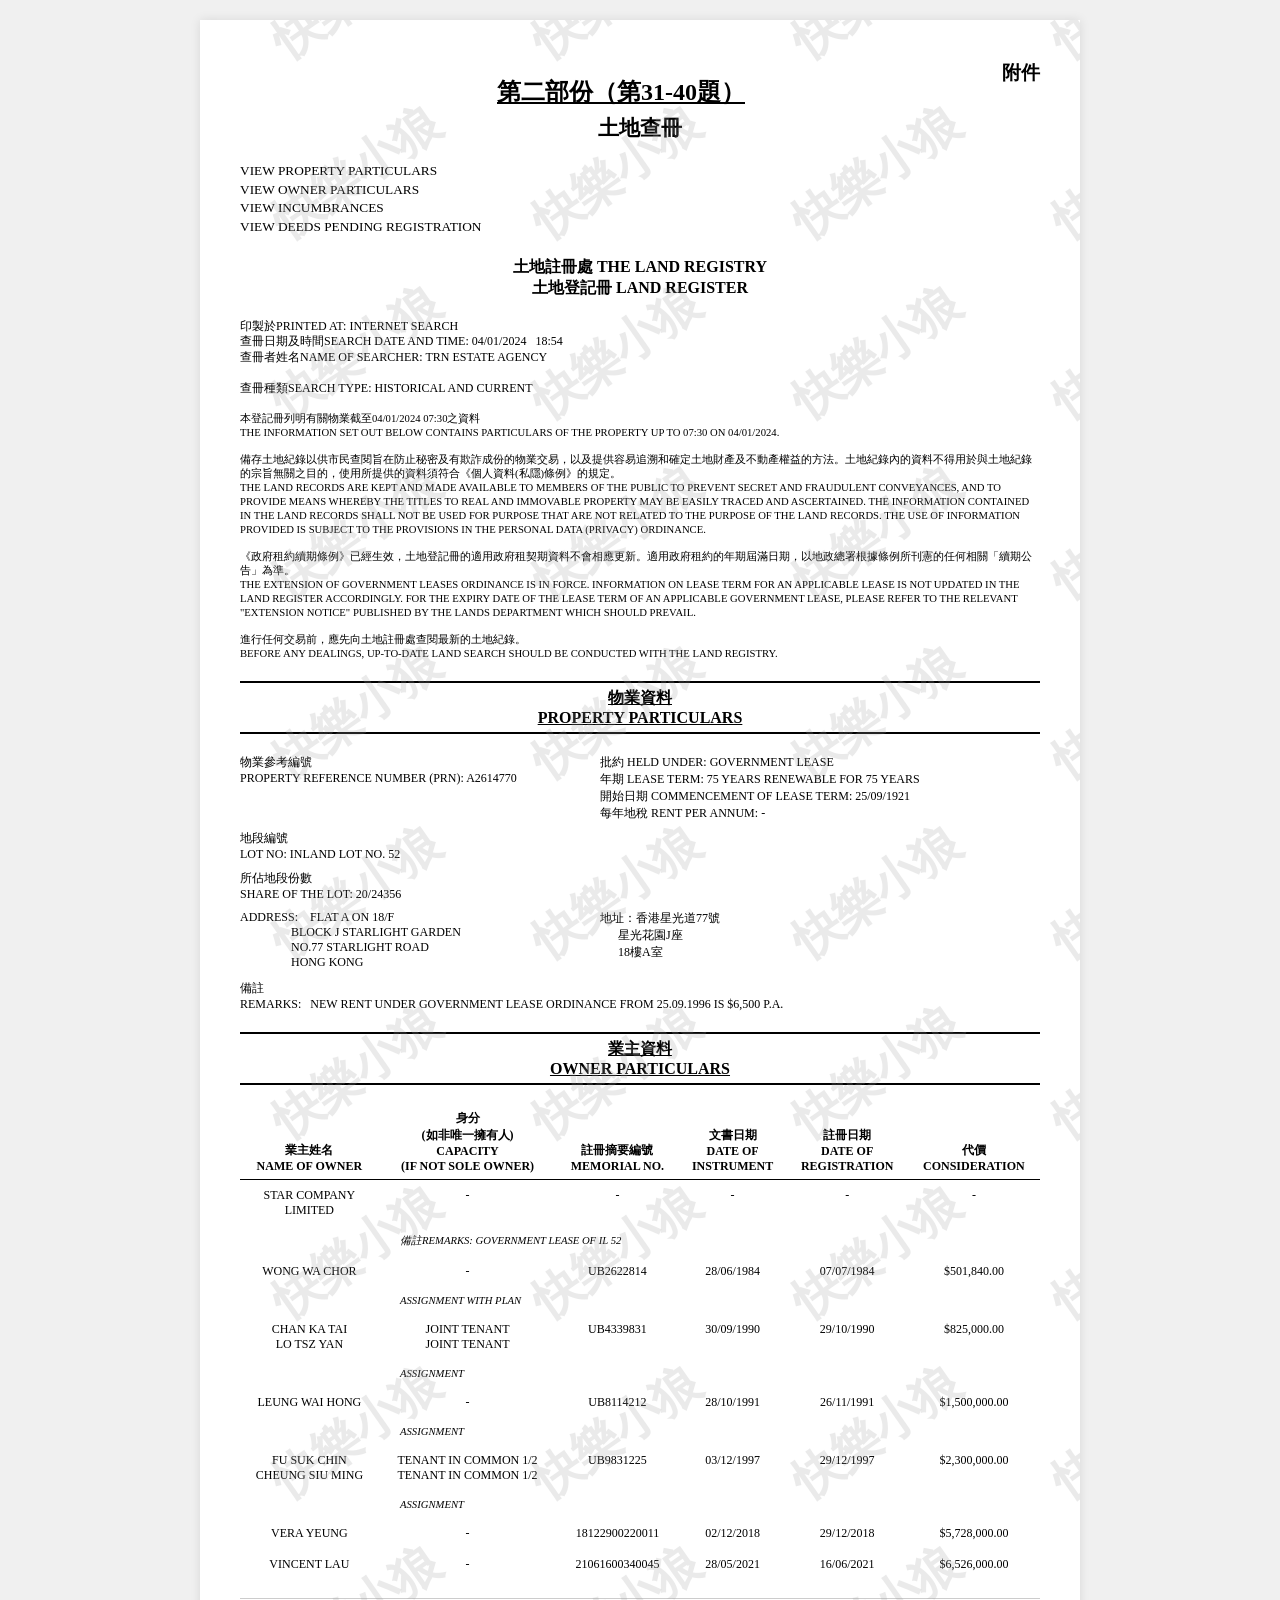
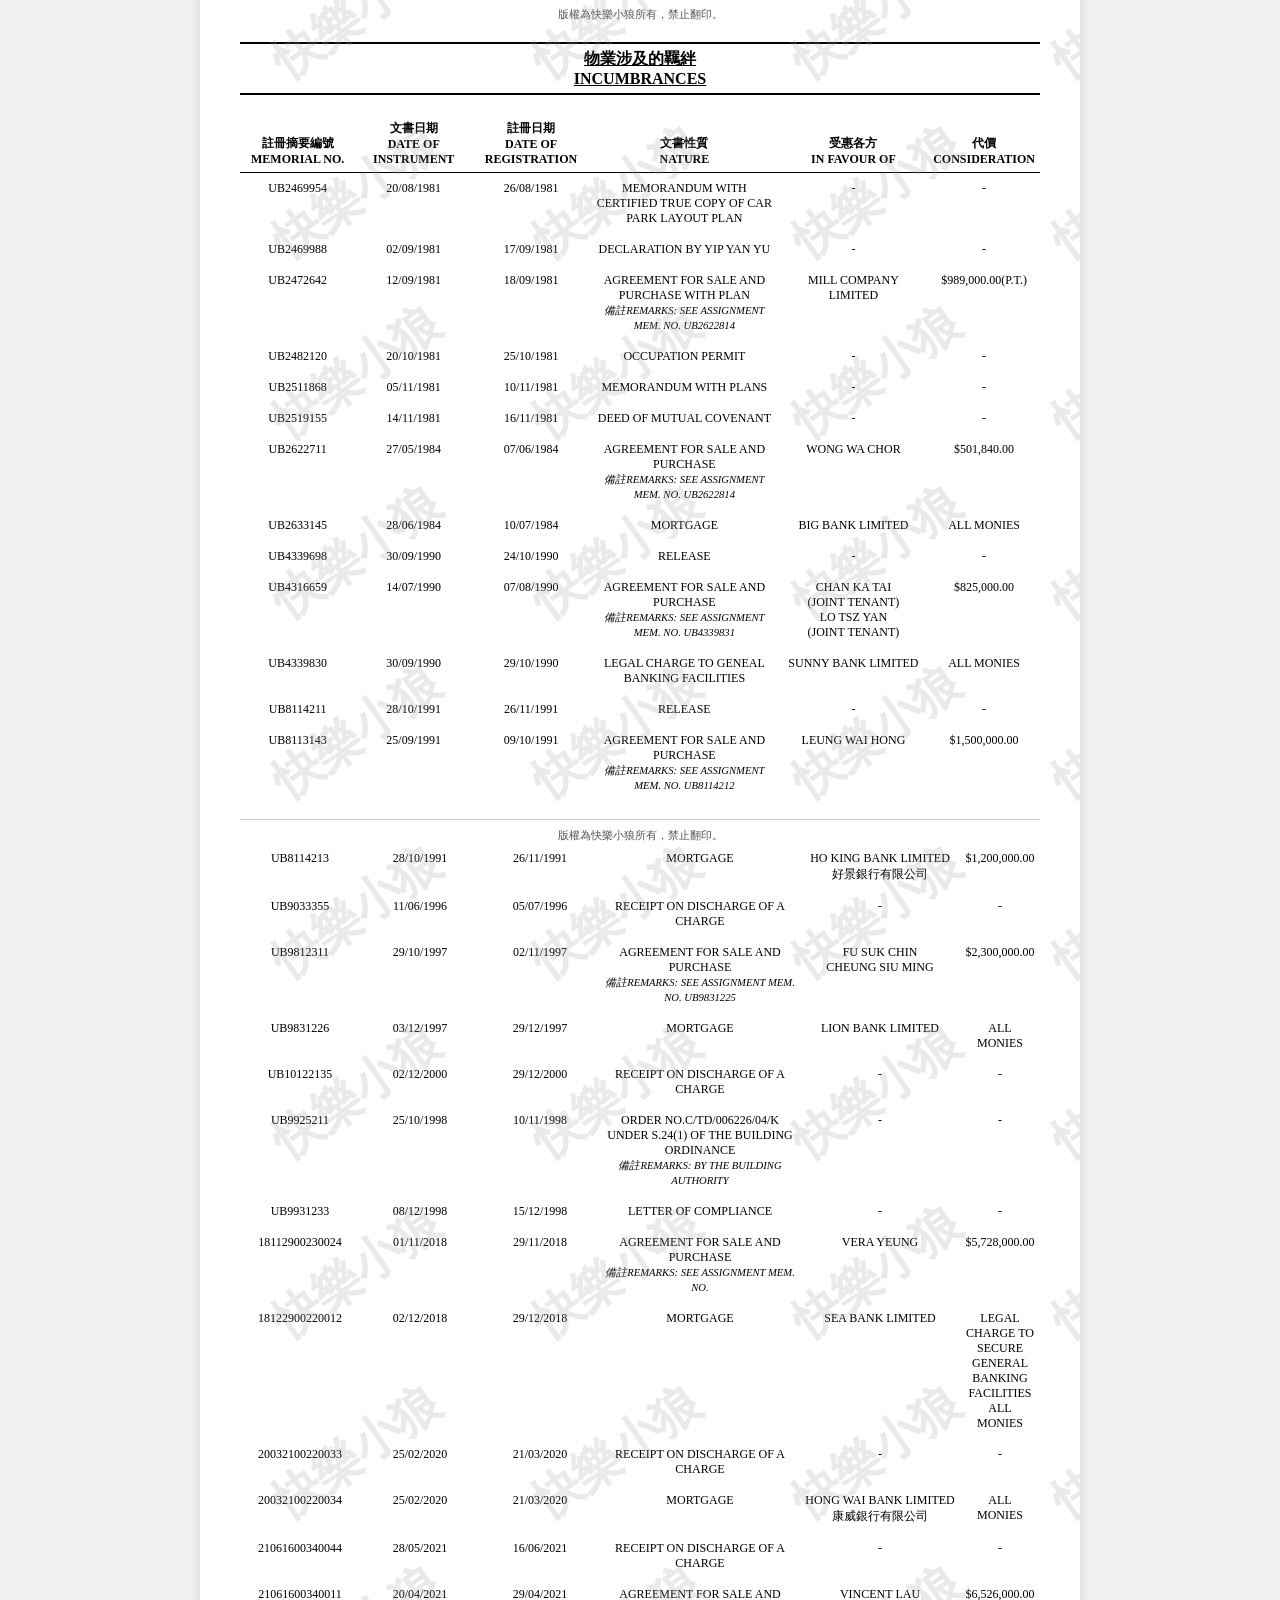
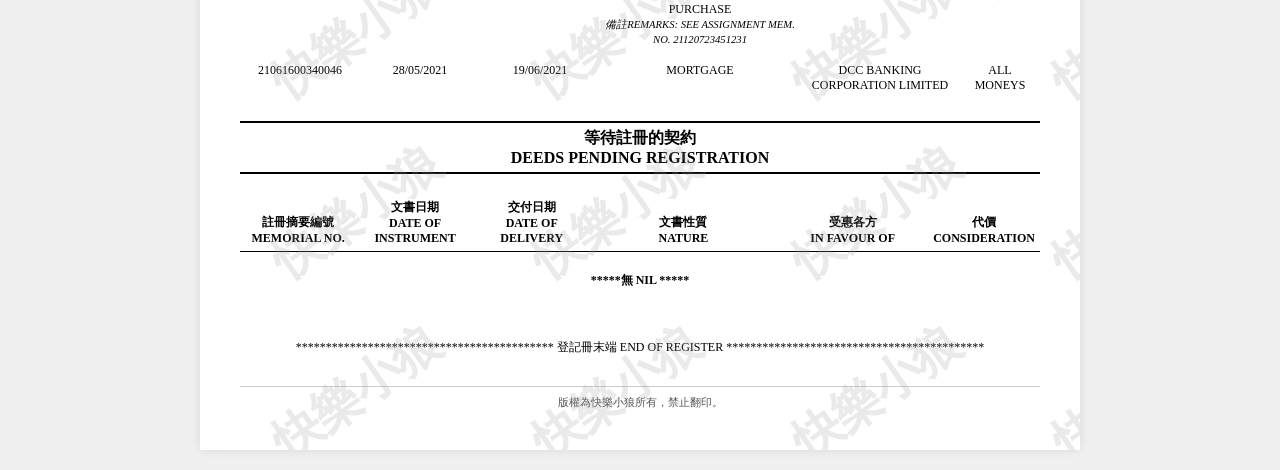
<file: 2024.2.html>
<!DOCTYPE html>
<html lang="zh-HK">
<head>
    <meta charset="UTF-8">
    <title>土地查册 2024年2月</title>
    <style>
        body {
            font-family: "Times New Roman", "MingLiU", serif;
            background-color: #f0f0f0;
            margin: 0;
            padding: 20px;
            display: flex;
            flex-direction: column;
            align-items: center;
        }
        .page-container {
            width: 800px;
            background-color: white;
            padding: 40px;
            box-shadow: 0 0 10px rgba(0,0,0,0.1);
            position: relative;
        }
        .header-section {
            text-align: center;
            margin-bottom: 20px;
        }
        .header-section h1 {
            font-size: 18pt;
            text-decoration: underline;
            margin-bottom: 5px;
        }
        .header-section h2 {
            font-size: 16pt;
            margin-top: 0;
        }
        .appendix {
            float: right;
            font-weight: bold;
            font-size: 14pt;
        }
        .index-links {
            font-size: 10pt;
            margin-bottom: 20px;
            line-height: 1.4;
        }
        .registry-title {
            text-align: center;
            font-weight: bold;
            margin-bottom: 20px;
        }
        .info-block {
            font-size: 9pt;
            margin-bottom: 15px;
            line-height: 1.3;
        }
        .section-title {
            text-align: center;
            border-bottom: 2px solid black;
            border-top: 2px solid black;
            padding: 5px 0;
            margin: 20px 0;
        }
        .section-title h3 {
            margin: 0;
            font-size: 12pt;
            text-decoration: underline;
        }
        .data-grid {
            width: 100%;
            font-size: 9pt;
        }
        .data-row {
            display: flex;
            margin-bottom: 8px;
        }
        .label-col {
            width: 45%;
        }
        .value-col {
            width: 55%;
        }
        .table-data {
            width: 100%;
            border-collapse: collapse;
            margin-top: 10px;
        }
        .table-data th {
            border-bottom: 1px solid black;
            padding: 5px;
            text-align: center;
            vertical-align: bottom;
            font-size: 9pt;
        }
        .table-data td {
            padding: 8px 5px;
            text-align: center;
            vertical-align: top;
            font-size: 9pt;
        }
        .remark-row td {
            text-align: left;
            padding-left: 20%;
            font-style: italic;
            font-size: 8pt;
        }
        .page-footer-copyright {
            text-align: center;
            font-size: 8.5pt;
            color: #555;
            margin-top: 18px;
            padding-top: 8px;
            border-top: 1px solid #ccc;
        }
        #wm {
            position: absolute;
            top: 0; left: 0;
            width: 100%;
            pointer-events: none;
            z-index: 9999;
            overflow: hidden;
        }
        #wm span {
            position: absolute;
            font-size: 48px;
            font-weight: bold;
            color: rgba(160, 160, 160, 0.22);
            transform: rotate(-35deg);
            white-space: nowrap;
            user-select: none;
        }
    </style>
</head>
<body>

<div class="page-container">
    <div id="wm"></div>

    <div class="appendix">附件</div>
    <div class="header-section">
        <h1>第二部份（第31-40題）</h1>
        <h2>土地查冊</h2>
    </div>

    <div class="index-links">
        VIEW PROPERTY PARTICULARS<br>
        VIEW OWNER PARTICULARS<br>
        VIEW INCUMBRANCES<br>
        VIEW DEEDS PENDING REGISTRATION
    </div>

    <div class="registry-title">
        土地註冊處 THE LAND REGISTRY<br>
        土地登記冊 LAND REGISTER
    </div>

    <div class="info-block">
        印製於PRINTED AT: INTERNET SEARCH<br>
        查冊日期及時間SEARCH DATE AND TIME: 04/01/2024 &nbsp; 18:54<br>
        查冊者姓名NAME OF SEARCHER: TRN ESTATE AGENCY<br><br>
        查冊種類SEARCH TYPE: HISTORICAL AND CURRENT
    </div>

    <div class="info-block" style="font-size: 8pt;">
        本登記冊列明有關物業截至04/01/2024 07:30之資料<br>
        THE INFORMATION SET OUT BELOW CONTAINS PARTICULARS OF THE PROPERTY UP TO 07:30 ON 04/01/2024.<br><br>
        備存土地紀錄以供市民查閱旨在防止秘密及有欺詐成份的物業交易，以及提供容易追溯和確定土地財產及不動產權益的方法。土地紀錄內的資料不得用於與土地紀錄的宗旨無關之目的，使用所提供的資料須符合《個人資料(私隱)條例》的規定。<br>
        THE LAND RECORDS ARE KEPT AND MADE AVAILABLE TO MEMBERS OF THE PUBLIC TO PREVENT SECRET AND FRAUDULENT CONVEYANCES, AND TO PROVIDE MEANS WHEREBY THE TITLES TO REAL AND IMMOVABLE PROPERTY MAY BE EASILY TRACED AND ASCERTAINED. THE INFORMATION CONTAINED IN THE LAND RECORDS SHALL NOT BE USED FOR PURPOSE THAT ARE NOT RELATED TO THE PURPOSE OF THE LAND RECORDS. THE USE OF INFORMATION PROVIDED IS SUBJECT TO THE PROVISIONS IN THE PERSONAL DATA (PRIVACY) ORDINANCE.<br><br>
        《政府租約續期條例》已經生效，土地登記冊的適用政府租契期資料不會相應更新。適用政府租約的年期屆滿日期，以地政總署根據條例所刊憲的任何相關「續期公告」為準。<br>
        THE EXTENSION OF GOVERNMENT LEASES ORDINANCE IS IN FORCE. INFORMATION ON LEASE TERM FOR AN APPLICABLE LEASE IS NOT UPDATED IN THE LAND REGISTER ACCORDINGLY. FOR THE EXPIRY DATE OF THE LEASE TERM OF AN APPLICABLE GOVERNMENT LEASE, PLEASE REFER TO THE RELEVANT "EXTENSION NOTICE" PUBLISHED BY THE LANDS DEPARTMENT WHICH SHOULD PREVAIL.<br><br>
        進行任何交易前，應先向土地註冊處查閱最新的土地紀錄。<br>
        BEFORE ANY DEALINGS, UP-TO-DATE LAND SEARCH SHOULD BE CONDUCTED WITH THE LAND REGISTRY.
    </div>

    <div class="section-title">
        <h3>物業資料<br>PROPERTY PARTICULARS</h3>
    </div>

    <div class="data-grid">
        <div class="data-row">
            <div class="label-col">
                物業參考編號<br>PROPERTY REFERENCE NUMBER (PRN): A2614770
            </div>
            <div class="value-col">
                批約 HELD UNDER: GOVERNMENT LEASE<br>
                年期 LEASE TERM: 75 YEARS RENEWABLE FOR 75 YEARS<br>
                開始日期 COMMENCEMENT OF LEASE TERM: 25/09/1921<br>
                每年地稅 RENT PER ANNUM: -
            </div>
        </div>
        <div class="data-row">
            <div class="label-col">
                地段編號<br>LOT NO: INLAND LOT NO. 52
            </div>
        </div>
        <div class="data-row">
            <div class="label-col">
                所佔地段份數<br>SHARE OF THE LOT: 20/24356
            </div>
        </div>
        <div class="data-row">
            <div class="label-col">
                ADDRESS: &nbsp;&nbsp; FLAT A ON 18/F<br>
                &nbsp;&nbsp;&nbsp;&nbsp;&nbsp;&nbsp;&nbsp;&nbsp;&nbsp;&nbsp;&nbsp;&nbsp;&nbsp;&nbsp;&nbsp;&nbsp;&nbsp;BLOCK J STARLIGHT GARDEN<br>
                &nbsp;&nbsp;&nbsp;&nbsp;&nbsp;&nbsp;&nbsp;&nbsp;&nbsp;&nbsp;&nbsp;&nbsp;&nbsp;&nbsp;&nbsp;&nbsp;&nbsp;NO.77 STARLIGHT ROAD<br>
                &nbsp;&nbsp;&nbsp;&nbsp;&nbsp;&nbsp;&nbsp;&nbsp;&nbsp;&nbsp;&nbsp;&nbsp;&nbsp;&nbsp;&nbsp;&nbsp;&nbsp;HONG KONG
            </div>
            <div class="value-col">
                地址：香港星光道77號<br>
                &nbsp;&nbsp;&nbsp;&nbsp;&nbsp;&nbsp;星光花園J座<br>
                &nbsp;&nbsp;&nbsp;&nbsp;&nbsp;&nbsp;18樓A室
            </div>
        </div>
        <div class="data-row" style="margin-top: 10px;">
            備註<br>REMARKS: &nbsp; NEW RENT UNDER GOVERNMENT LEASE ORDINANCE FROM 25.09.1996 IS $6,500 P.A.
        </div>
    </div>

    <div class="section-title">
        <h3>業主資料<br>OWNER PARTICULARS</h3>
    </div>

    <table class="table-data">
        <thead>
            <tr>
                <th>業主姓名<br>NAME OF OWNER</th>
                <th>身分<br>(如非唯一擁有人)<br>CAPACITY<br>(IF NOT SOLE OWNER)</th>
                <th>註冊摘要編號<br>MEMORIAL NO.</th>
                <th>文書日期<br>DATE OF<br>INSTRUMENT</th>
                <th>註冊日期<br>DATE OF<br>REGISTRATION</th>
                <th>代價<br>CONSIDERATION</th>
            </tr>
        </thead>
        <tbody>
            <tr>
                <td>STAR COMPANY<br>LIMITED</td>
                <td>-</td>
                <td>-</td>
                <td>-</td>
                <td>-</td>
                <td>-</td>
            </tr>
            <tr class="remark-row">
                <td colspan="6">備註REMARKS: GOVERNMENT LEASE OF IL 52</td>
            </tr>
            <tr>
                <td>WONG WA CHOR</td>
                <td>-</td>
                <td>UB2622814</td>
                <td>28/06/1984</td>
                <td>07/07/1984</td>
                <td>$501,840.00</td>
            </tr>
            <tr class="remark-row">
                <td colspan="6">ASSIGNMENT WITH PLAN</td>
            </tr>
            <tr>
                <td>CHAN KA TAI<br>LO TSZ YAN</td>
                <td>JOINT TENANT<br>JOINT TENANT</td>
                <td>UB4339831</td>
                <td>30/09/1990</td>
                <td>29/10/1990</td>
                <td>$825,000.00</td>
            </tr>
            <tr class="remark-row">
                <td colspan="6">ASSIGNMENT</td>
            </tr>
            <tr>
                <td>LEUNG WAI HONG</td>
                <td>-</td>
                <td>UB8114212</td>
                <td>28/10/1991</td>
                <td>26/11/1991</td>
                <td>$1,500,000.00</td>
            </tr>
            <tr class="remark-row">
                <td colspan="6">ASSIGNMENT</td>
            </tr>
            <tr>
                <td>FU SUK CHIN<br>CHEUNG SIU MING</td>
                <td>TENANT IN COMMON 1/2<br>TENANT IN COMMON 1/2</td>
                <td>UB9831225</td>
                <td>03/12/1997</td>
                <td>29/12/1997</td>
                <td>$2,300,000.00</td>
            </tr>
            <tr class="remark-row">
                <td colspan="6">ASSIGNMENT</td>
            </tr>
            <tr>
                <td>VERA YEUNG</td>
                <td>-</td>
                <td>18122900220011</td>
                <td>02/12/2018</td>
                <td>29/12/2018</td>
                <td>$5,728,000.00</td>
            </tr>
            <tr>
                <td>VINCENT LAU</td>
                <td>-</td>
                <td>21061600340045</td>
                <td>28/05/2021</td>
                <td>16/06/2021</td>
                <td>$6,526,000.00</td>
            </tr>
        </tbody>
    </table>

    <div class="page-footer-copyright">版權為快樂小狼所有，禁止翻印。</div>

    <div class="section-title">
        <h3>物業涉及的羈絆<br>INCUMBRANCES</h3>
    </div>

    <table class="table-data">
        <thead>
            <tr>
                <th width="15%">註冊摘要編號<br>MEMORIAL NO.</th>
                <th width="15%">文書日期<br>DATE OF<br>INSTRUMENT</th>
                <th width="15%">註冊日期<br>DATE OF<br>REGISTRATION</th>
                <th width="25%">文書性質<br>NATURE</th>
                <th width="20%">受惠各方<br>IN FAVOUR OF</th>
                <th width="10%">代價<br>CONSIDERATION</th>
            </tr>
        </thead>
        <tbody>
            <tr>
                <td>UB2469954</td>
                <td>20/08/1981</td>
                <td>26/08/1981</td>
                <td>MEMORANDUM WITH CERTIFIED TRUE COPY OF CAR PARK LAYOUT PLAN</td>
                <td>-</td>
                <td>-</td>
            </tr>
            <tr>
                <td>UB2469988</td>
                <td>02/09/1981</td>
                <td>17/09/1981</td>
                <td>DECLARATION BY YIP YAN YU</td>
                <td>-</td>
                <td>-</td>
            </tr>
            <tr>
                <td>UB2472642</td>
                <td>12/09/1981</td>
                <td>18/09/1981</td>
                <td>AGREEMENT FOR SALE AND PURCHASE WITH PLAN<br><span style="font-size:8pt;font-style:italic;">備註REMARKS: SEE ASSIGNMENT MEM. NO. UB2622814</span></td>
                <td>MILL COMPANY LIMITED</td>
                <td>$989,000.00(P.T.)</td>
            </tr>
            <tr>
                <td>UB2482120</td>
                <td>20/10/1981</td>
                <td>25/10/1981</td>
                <td>OCCUPATION PERMIT</td>
                <td>-</td>
                <td>-</td>
            </tr>
            <tr>
                <td>UB2511868</td>
                <td>05/11/1981</td>
                <td>10/11/1981</td>
                <td>MEMORANDUM WITH PLANS</td>
                <td>-</td>
                <td>-</td>
            </tr>
            <tr>
                <td>UB2519155</td>
                <td>14/11/1981</td>
                <td>16/11/1981</td>
                <td>DEED OF MUTUAL COVENANT</td>
                <td>-</td>
                <td>-</td>
            </tr>
            <tr>
                <td>UB2622711</td>
                <td>27/05/1984</td>
                <td>07/06/1984</td>
                <td>AGREEMENT FOR SALE AND PURCHASE<br><span style="font-size:8pt;font-style:italic;">備註REMARKS: SEE ASSIGNMENT MEM. NO. UB2622814</span></td>
                <td>WONG WA CHOR</td>
                <td>$501,840.00</td>
            </tr>
            <tr>
                <td>UB2633145</td>
                <td>28/06/1984</td>
                <td>10/07/1984</td>
                <td>MORTGAGE</td>
                <td>BIG BANK LIMITED</td>
                <td>ALL MONIES</td>
            </tr>
            <tr>
                <td>UB4339698</td>
                <td>30/09/1990</td>
                <td>24/10/1990</td>
                <td>RELEASE</td>
                <td>-</td>
                <td>-</td>
            </tr>
            <tr>
                <td>UB4316659</td>
                <td>14/07/1990</td>
                <td>07/08/1990</td>
                <td>AGREEMENT FOR SALE AND PURCHASE<br><span style="font-size:8pt;font-style:italic;">備註REMARKS: SEE ASSIGNMENT MEM. NO. UB4339831</span></td>
                <td>CHAN KA TAI<br>(JOINT TENANT)<br>LO TSZ YAN<br>(JOINT TENANT)</td>
                <td>$825,000.00</td>
            </tr>
            <tr>
                <td>UB4339830</td>
                <td>30/09/1990</td>
                <td>29/10/1990</td>
                <td>LEGAL CHARGE TO GENEAL BANKING FACILITIES</td>
                <td>SUNNY BANK LIMITED</td>
                <td>ALL MONIES</td>
            </tr>
            <tr>
                <td>UB8114211</td>
                <td>28/10/1991</td>
                <td>26/11/1991</td>
                <td>RELEASE</td>
                <td>-</td>
                <td>-</td>
            </tr>
            <tr>
                <td>UB8113143</td>
                <td>25/09/1991</td>
                <td>09/10/1991</td>
                <td>AGREEMENT FOR SALE AND PURCHASE<br><span style="font-size:8pt;font-style:italic;">備註REMARKS: SEE ASSIGNMENT MEM. NO. UB8114212</span></td>
                <td>LEUNG WAI HONG</td>
                <td>$1,500,000.00</td>
            </tr>
        </tbody>
    </table>

    <div class="page-footer-copyright">版權為快樂小狼所有，禁止翻印。</div>

    <table class="table-data" style="margin-top:0;">
        <tbody>
            <tr>
                <td width="15%">UB8114213</td>
                <td width="15%">28/10/1991</td>
                <td width="15%">26/11/1991</td>
                <td width="25%">MORTGAGE</td>
                <td width="20%">HO KING BANK LIMITED<br>好景銀行有限公司</td>
                <td width="10%">$1,200,000.00</td>
            </tr>
            <tr>
                <td>UB9033355</td>
                <td>11/06/1996</td>
                <td>05/07/1996</td>
                <td>RECEIPT ON DISCHARGE OF A CHARGE</td>
                <td>-</td>
                <td>-</td>
            </tr>
            <tr>
                <td>UB9812311</td>
                <td>29/10/1997</td>
                <td>02/11/1997</td>
                <td>AGREEMENT FOR SALE AND PURCHASE<br><span style="font-size:8pt;font-style:italic;">備註REMARKS: SEE ASSIGNMENT MEM. NO. UB9831225</span></td>
                <td>FU SUK CHIN<br>CHEUNG SIU MING</td>
                <td>$2,300,000.00</td>
            </tr>
            <tr>
                <td>UB9831226</td>
                <td>03/12/1997</td>
                <td>29/12/1997</td>
                <td>MORTGAGE</td>
                <td>LION BANK LIMITED</td>
                <td>ALL MONIES</td>
            </tr>
            <tr>
                <td>UB10122135</td>
                <td>02/12/2000</td>
                <td>29/12/2000</td>
                <td>RECEIPT ON DISCHARGE OF A CHARGE</td>
                <td>-</td>
                <td>-</td>
            </tr>
            <tr>
                <td>UB9925211</td>
                <td>25/10/1998</td>
                <td>10/11/1998</td>
                <td>ORDER NO.C/TD/006226/04/K UNDER S.24(1) OF THE BUILDING ORDINANCE<br><span style="font-size:8pt;font-style:italic;">備註REMARKS: BY THE BUILDING AUTHORITY</span></td>
                <td>-</td>
                <td>-</td>
            </tr>
            <tr>
                <td>UB9931233</td>
                <td>08/12/1998</td>
                <td>15/12/1998</td>
                <td>LETTER OF COMPLIANCE</td>
                <td>-</td>
                <td>-</td>
            </tr>
            <tr>
                <td>18112900230024</td>
                <td>01/11/2018</td>
                <td>29/11/2018</td>
                <td>AGREEMENT FOR SALE AND PURCHASE<br><span style="font-size:8pt;font-style:italic;">備註REMARKS: SEE ASSIGNMENT MEM. NO.</span></td>
                <td>VERA YEUNG</td>
                <td>$5,728,000.00</td>
            </tr>
            <tr>
                <td>18122900220012</td>
                <td>02/12/2018</td>
                <td>29/12/2018</td>
                <td>MORTGAGE</td>
                <td>SEA BANK LIMITED</td>
                <td>LEGAL CHARGE TO SECURE GENERAL BANKING FACILITIES ALL MONIES</td>
            </tr>
            <tr>
                <td>20032100220033</td>
                <td>25/02/2020</td>
                <td>21/03/2020</td>
                <td>RECEIPT ON DISCHARGE OF A CHARGE</td>
                <td>-</td>
                <td>-</td>
            </tr>
            <tr>
                <td>20032100220034</td>
                <td>25/02/2020</td>
                <td>21/03/2020</td>
                <td>MORTGAGE</td>
                <td>HONG WAI BANK LIMITED<br>康威銀行有限公司</td>
                <td>ALL MONIES</td>
            </tr>
            <tr>
                <td>21061600340044</td>
                <td>28/05/2021</td>
                <td>16/06/2021</td>
                <td>RECEIPT ON DISCHARGE OF A CHARGE</td>
                <td>-</td>
                <td>-</td>
            </tr>
            <tr>
                <td>21061600340011</td>
                <td>20/04/2021</td>
                <td>29/04/2021</td>
                <td>AGREEMENT FOR SALE AND PURCHASE<br><span style="font-size:8pt;font-style:italic;">備註REMARKS: SEE ASSIGNMENT MEM. NO. 21120723451231</span></td>
                <td>VINCENT LAU</td>
                <td>$6,526,000.00</td>
            </tr>
            <tr>
                <td>21061600340046</td>
                <td>28/05/2021</td>
                <td>19/06/2021</td>
                <td>MORTGAGE</td>
                <td>DCC BANKING CORPORATION LIMITED</td>
                <td>ALL MONEYS</td>
            </tr>
        </tbody>
    </table>

    <div class="section-title">
        <h3 style="text-decoration:none;font-weight:bold;">等待註冊的契約<br>DEEDS PENDING REGISTRATION</h3>
    </div>

    <table class="table-data">
        <thead>
            <tr>
                <th width="15%">註冊摘要編號<br>MEMORIAL NO.</th>
                <th width="15%">文書日期<br>DATE OF<br>INSTRUMENT</th>
                <th width="15%">交付日期<br>DATE OF<br>DELIVERY</th>
                <th width="25%">文書性質<br>NATURE</th>
                <th width="20%">受惠各方<br>IN FAVOUR OF</th>
                <th width="10%">代價<br>CONSIDERATION</th>
            </tr>
        </thead>
        <tbody>
            <tr>
                <td colspan="6" style="padding:20px 0;font-weight:bold;">*****無 NIL *****</td>
            </tr>
        </tbody>
    </table>

    <div style="text-align:center;font-size:9pt;margin:30px 0;">
        ******************************************* 登記冊末端 END OF REGISTER *******************************************
    </div>

    <div class="page-footer-copyright">版權為快樂小狼所有，禁止翻印。</div>

</div>

<script>
document.addEventListener('DOMContentLoaded', function() {
    var wm = document.getElementById('wm');
    var container = document.querySelector('.page-container');
    var text = '快樂小狼';
    var h = container.scrollHeight;
    var w = container.offsetWidth;
    wm.style.height = h + 'px';
    for (var y = -60; y < h + 60; y += 180) {
        for (var x = -200; x < w + 200; x += 260) {
            var s = document.createElement('span');
            s.textContent = text;
            s.style.top = y + 'px';
            s.style.left = x + 'px';
            wm.appendChild(s);
        }
    }
});
</script>

</body>
</html>
</file>
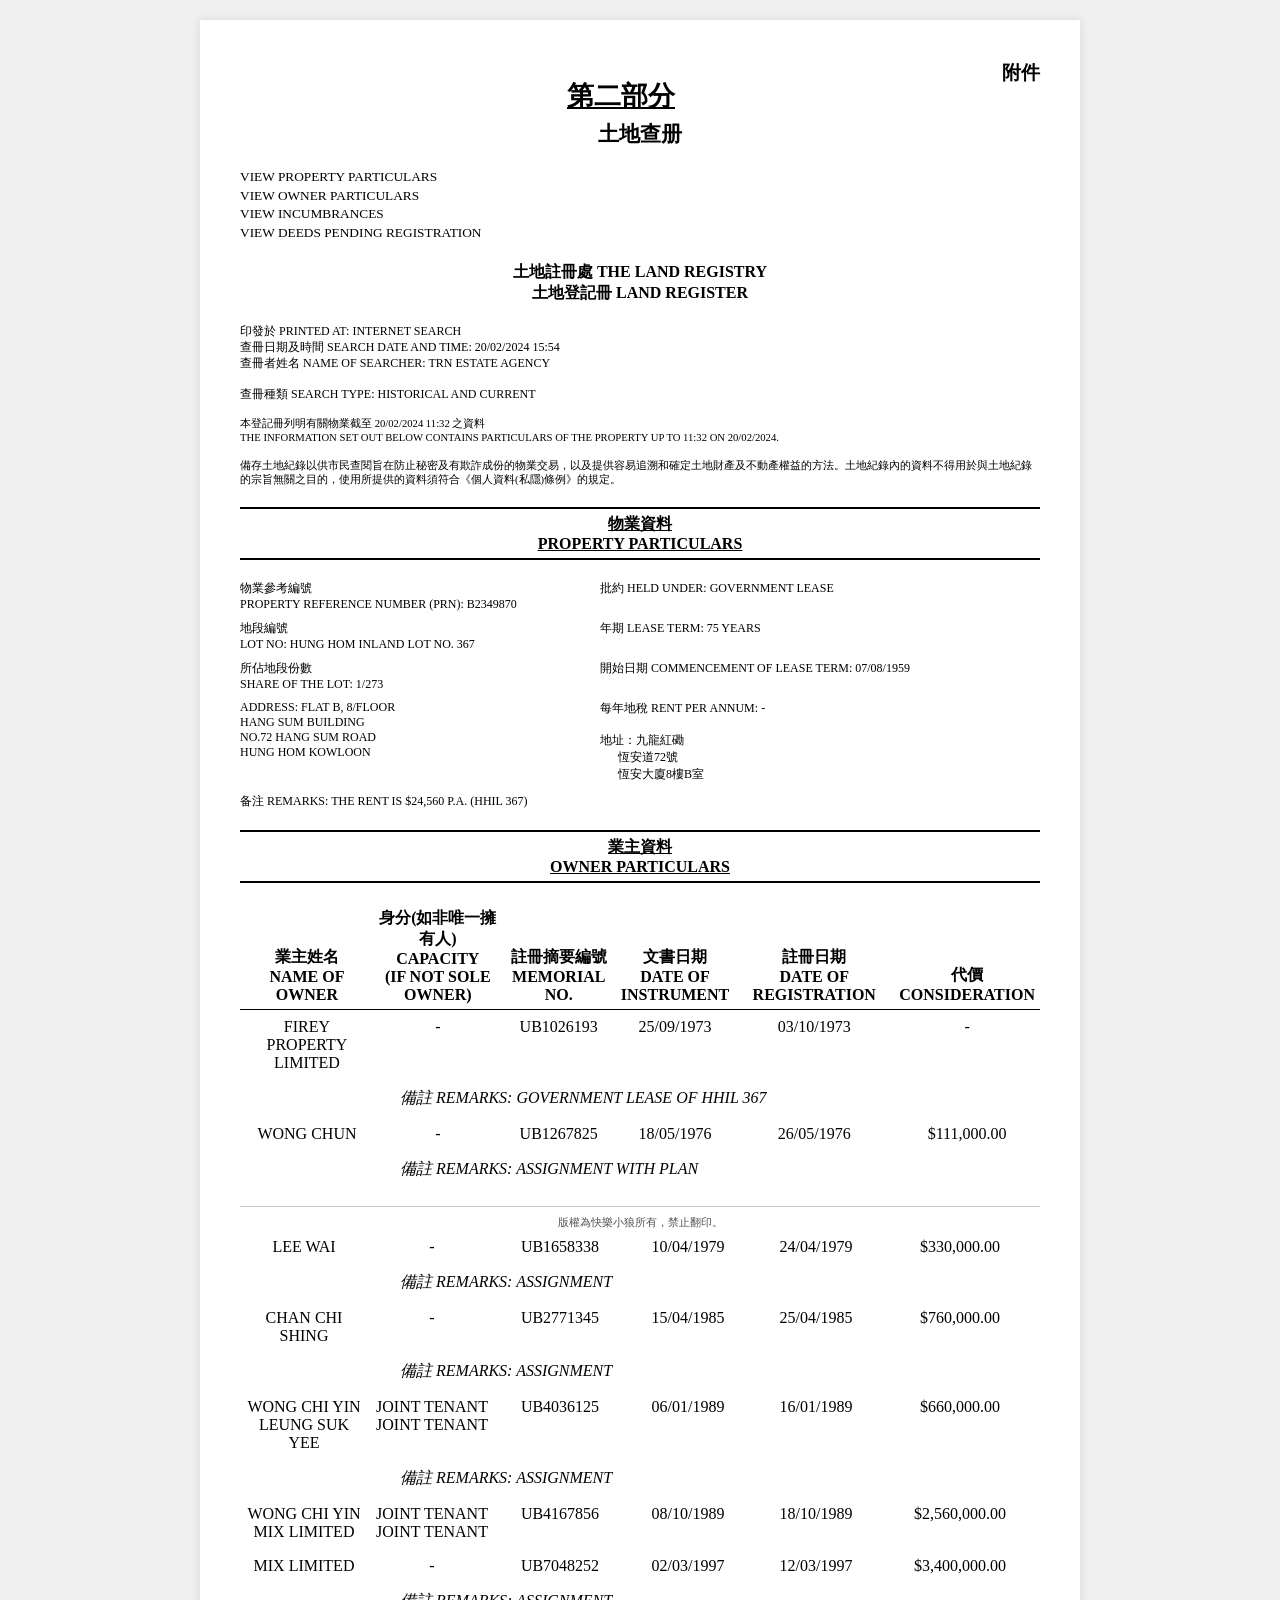
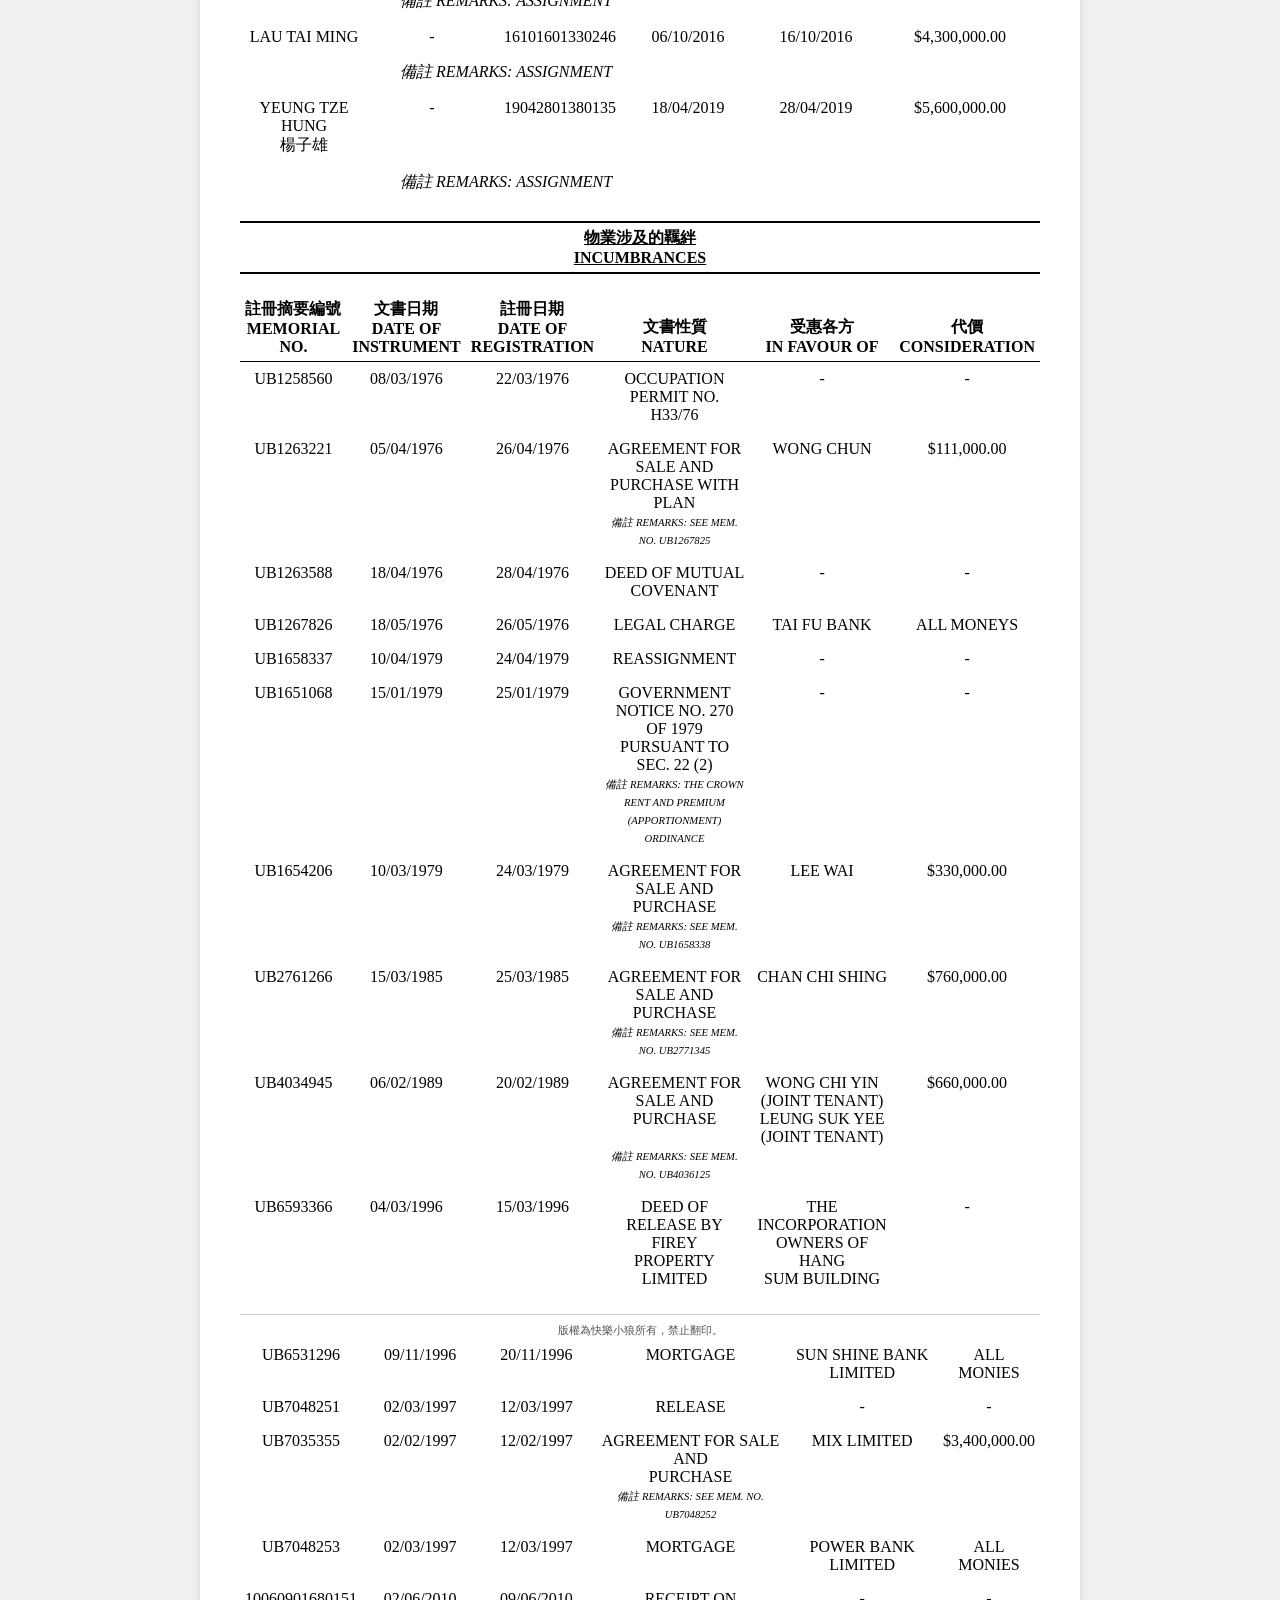
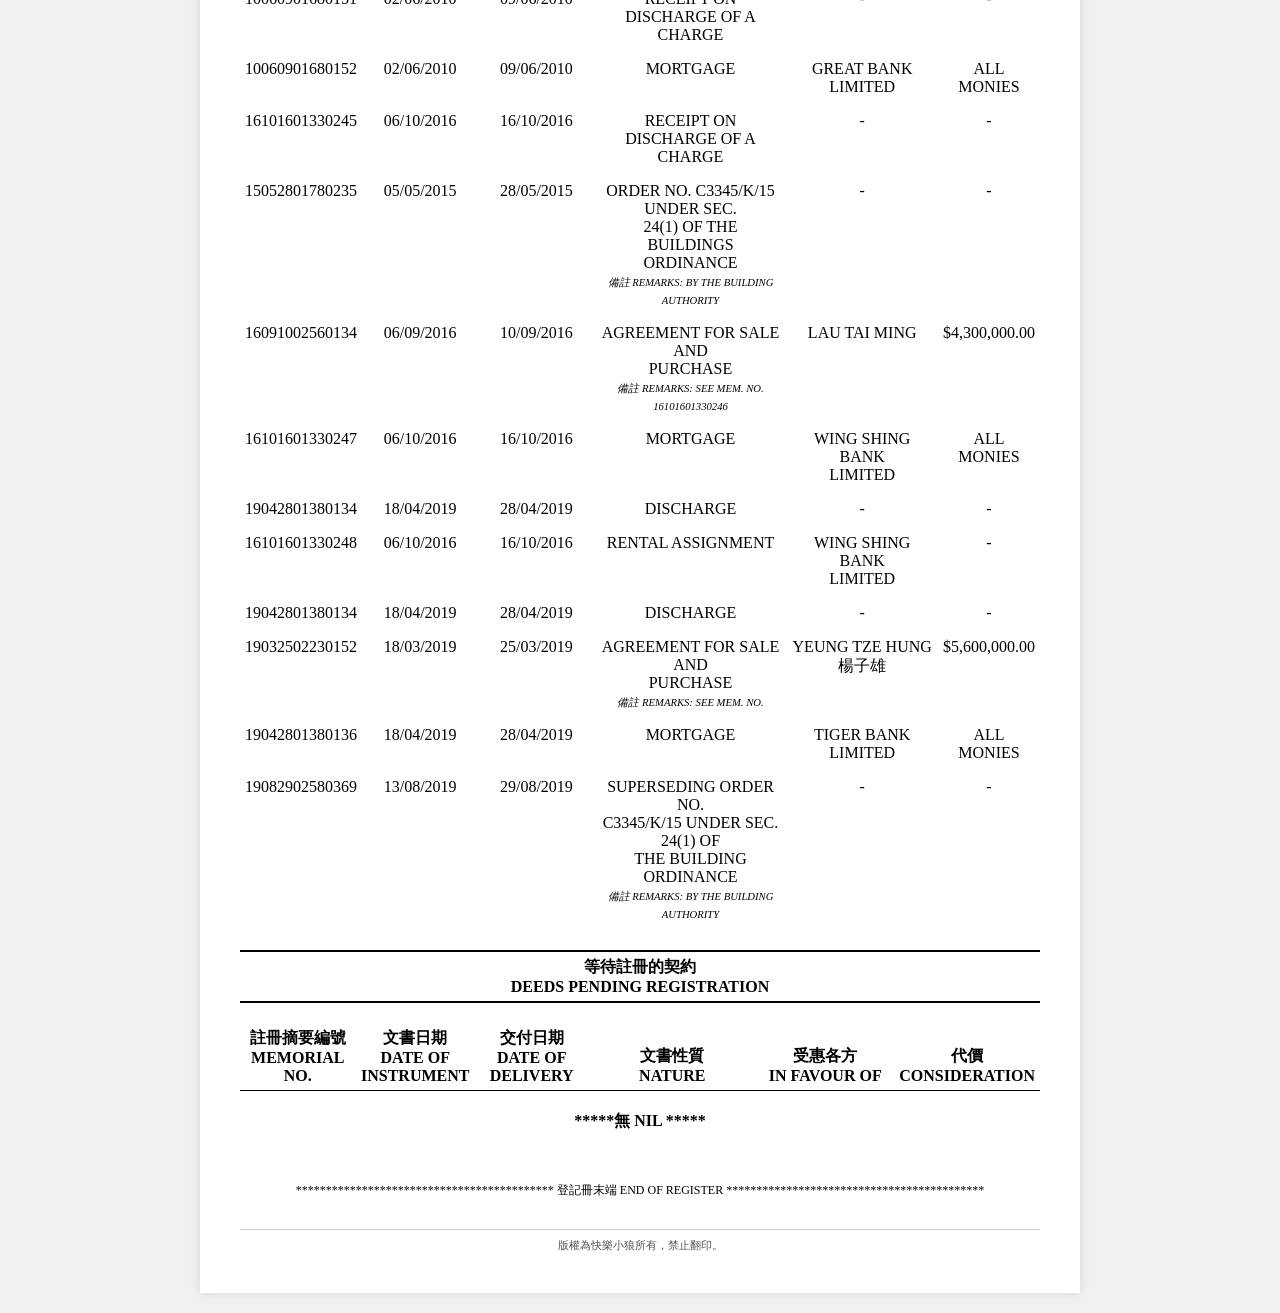
<file: 2024.5.html>
<!DOCTYPE html>
<html lang="zh-HK">
<head>
    <meta charset="UTF-8">
    <title>土地查册结果生成</title>
    <style>
        body {
            font-family: "Times New Roman", "MingLiU", serif;
            background-color: #f0f0f0;
            margin: 0;
            padding: 20px;
            display: flex;
            flex-direction: column;
            align-items: center;
        }
        .page-container {
            width: 800px;
            background-color: white;
            padding: 40px;
            box-shadow: 0 0 10px rgba(0,0,0,0.1);
            position: relative;
        }
        .header-section {
            text-align: center;
            margin-bottom: 20px;
        }
        .header-section h1 {
            font-size: 20pt;
            text-decoration: underline;
            margin-bottom: 5px;
        }
        .header-section h2 {
            font-size: 16pt;
            margin-top: 0;
        }
        .appendix {
            float: right;
            font-weight: bold;
            font-size: 14pt;
        }
        .index-links {
            font-size: 10pt;
            margin-bottom: 20px;
            line-height: 1.4;
        }
        .registry-title {
            text-align: center;
            font-weight: bold;
            margin-bottom: 20px;
        }
        .info-block {
            font-size: 9pt;
            margin-bottom: 15px;
            line-height: 1.3;
        }
        .section-title {
            text-align: center;
            border-bottom: 2px solid black;
            border-top: 2px solid black;
            padding: 5px 0;
            margin: 20px 0;
        }
        .section-title h3 {
            margin: 0;
            font-size: 12pt;
            text-decoration: underline;
        }
        .data-grid {
            width: 100%;
            border-collapse: collapse;
            font-size: 9pt;
        }
        .data-row {
            display: flex;
            margin-bottom: 8px;
        }
        .label-col {
            width: 45%;
        }
        .value-col {
            width: 55%;
        }
        .table-data {
            width: 100%;
            border-collapse: collapse;
            margin-top: 10px;
        }
        .table-data th {
            border-bottom: 1px solid black;
            padding: 5px;
            text-align: center;
            vertical-align: bottom;
        }
        .table-data td {
            padding: 8px 5px;
            text-align: center;
            vertical-align: top;
        }
        .remark-row td {
            text-align: left;
            padding-left: 20%;
            font-style: italic;
        }
        .page-footer-copyright {
            text-align: center;
            font-size: 8.5pt;
            color: #555;
            margin-top: 18px;
            padding-top: 8px;
            border-top: 1px solid #ccc;
        }
        #wm {
            position: absolute;
            top: 0; left: 0;
            width: 100%;
            pointer-events: none;
            z-index: 9999;
            overflow: hidden;
        }
        #wm span {
            position: absolute;
            font-size: 48px;
            font-weight: bold;
            color: rgba(160, 160, 160, 0.22);
            transform: rotate(-35deg);
            white-space: nowrap;
            user-select: none;
        }
    </style>
</head>
<body>

<div class="page-container">
    <div id="wm"></div>

    <div class="appendix">附件</div>
    <div class="header-section">
        <h1>第二部分</h1>
        <h2>土地查册</h2>
    </div>

    <div class="index-links">
        VIEW PROPERTY PARTICULARS<br>
        VIEW OWNER PARTICULARS<br>
        VIEW INCUMBRANCES<br>
        VIEW DEEDS PENDING REGISTRATION
    </div>

    <div class="registry-title">
        土地註冊處 THE LAND REGISTRY<br>
        土地登記冊 LAND REGISTER
    </div>

    <div class="info-block">
        印發於 PRINTED AT: INTERNET SEARCH<br>
        查冊日期及時間 SEARCH DATE AND TIME: 20/02/2024 15:54<br>
        查冊者姓名 NAME OF SEARCHER: TRN ESTATE AGENCY<br><br>
        查冊種類 SEARCH TYPE: HISTORICAL AND CURRENT
    </div>

    <div class="info-block" style="font-size: 8pt;">
        本登記冊列明有關物業截至 20/02/2024 11:32 之資料<br>
        THE INFORMATION SET OUT BELOW CONTAINS PARTICULARS OF THE PROPERTY UP TO 11:32 ON 20/02/2024.<br><br>
        備存土地紀錄以供市民查閱旨在防止秘密及有欺詐成份的物業交易，以及提供容易追溯和確定土地財產及不動產權益的方法。土地紀錄內的資料不得用於與土地紀錄的宗旨無關之目的，使用所提供的資料須符合《個人資料(私隱)條例》的規定。
    </div>

    <div class="section-title">
        <h3>物業資料<br>PROPERTY PARTICULARS</h3>
    </div>

    <div class="data-grid">
        <div class="data-row">
            <div class="label-col">
                物業參考編號<br>PROPERTY REFERENCE NUMBER (PRN): B2349870
            </div>
            <div class="value-col">
                批約 HELD UNDER: GOVERNMENT LEASE
            </div>
        </div>
        <div class="data-row">
            <div class="label-col">
                地段編號<br>LOT NO: HUNG HOM INLAND LOT NO. 367
            </div>
            <div class="value-col">
                年期 LEASE TERM: 75 YEARS
            </div>
        </div>
        <div class="data-row">
            <div class="label-col">
                所佔地段份數<br>SHARE OF THE LOT: 1/273
            </div>
            <div class="value-col">
                開始日期 COMMENCEMENT OF LEASE TERM: 07/08/1959
            </div>
        </div>
        <div class="data-row">
            <div class="label-col">
                ADDRESS: FLAT B, 8/FLOOR<br>HANG SUM BUILDING<br>NO.72 HANG SUM ROAD<br>HUNG HOM KOWLOON
            </div>
            <div class="value-col">
                每年地稅 RENT PER ANNUM: -<br><br>
                地址：九龍紅磡<br>&nbsp;&nbsp;&nbsp;&nbsp;&nbsp;&nbsp;恆安道72號<br>&nbsp;&nbsp;&nbsp;&nbsp;&nbsp;&nbsp;恆安大廈8樓B室
            </div>
        </div>
        <div class="data-row" style="margin-top: 10px;">
            备注 REMARKS: THE RENT IS $24,560 P.A. (HHIL 367)
        </div>
    </div>

    <div class="section-title">
        <h3>業主資料<br>OWNER PARTICULARS</h3>
    </div>

    <table class="table-data">
        <thead>
            <tr>
                <th>業主姓名<br>NAME OF OWNER</th>
                <th>身分(如非唯一擁有人)<br>CAPACITY<br>(IF NOT SOLE OWNER)</th>
                <th>註冊摘要編號<br>MEMORIAL NO.</th>
                <th>文書日期<br>DATE OF<br>INSTRUMENT</th>
                <th>註冊日期<br>DATE OF REGISTRATION</th>
                <th>代價<br>CONSIDERATION</th>
            </tr>
        </thead>
        <tbody>
            <tr>
                <td>FIREY PROPERTY LIMITED</td>
                <td>-</td>
                <td>UB1026193</td>
                <td>25/09/1973</td>
                <td>03/10/1973</td>
                <td>-</td>
            </tr>
            <tr class="remark-row">
                <td colspan="6">備註 REMARKS: GOVERNMENT LEASE OF HHIL 367</td>
            </tr>
            <tr>
                <td>WONG CHUN</td>
                <td>-</td>
                <td>UB1267825</td>
                <td>18/05/1976</td>
                <td>26/05/1976</td>
                <td>$111,000.00</td>
            </tr>
            <tr class="remark-row">
                <td colspan="6">備註 REMARKS: ASSIGNMENT WITH PLAN</td>
            </tr>
        </tbody>
    </table>

    <div class="page-footer-copyright">版權為快樂小狼所有，禁止翻印。</div>

    <table class="table-data" style="margin-top: 0;">
        <tbody>
            <tr>
                <td width="16%">LEE WAI</td>
                <td width="16%">-</td>
                <td width="16%">UB1658338</td>
                <td width="16%">10/04/1979</td>
                <td width="16%">24/04/1979</td>
                <td width="20%">$330,000.00</td>
            </tr>
            <tr class="remark-row">
                <td colspan="6">備註 REMARKS: ASSIGNMENT</td>
            </tr>
            <tr>
                <td>CHAN CHI SHING</td>
                <td>-</td>
                <td>UB2771345</td>
                <td>15/04/1985</td>
                <td>25/04/1985</td>
                <td>$760,000.00</td>
            </tr>
            <tr class="remark-row">
                <td colspan="6">備註 REMARKS: ASSIGNMENT</td>
            </tr>
            <tr>
                <td>WONG CHI YIN<br>LEUNG SUK YEE</td>
                <td>JOINT TENANT<br>JOINT TENANT</td>
                <td>UB4036125</td>
                <td>06/01/1989</td>
                <td>16/01/1989</td>
                <td>$660,000.00</td>
            </tr>
            <tr class="remark-row">
                <td colspan="6">備註 REMARKS: ASSIGNMENT</td>
            </tr>
            <tr>
                <td>WONG CHI YIN<br>MIX LIMITED</td>
                <td>JOINT TENANT<br>JOINT TENANT</td>
                <td>UB4167856</td>
                <td>08/10/1989</td>
                <td>18/10/1989</td>
                <td>$2,560,000.00</td>
            </tr>
            <tr>
                <td>MIX LIMITED</td>
                <td>-</td>
                <td>UB7048252</td>
                <td>02/03/1997</td>
                <td>12/03/1997</td>
                <td>$3,400,000.00</td>
            </tr>
            <tr class="remark-row">
                <td colspan="6">備註 REMARKS: ASSIGNMENT</td>
            </tr>
            <tr>
                <td>LAU TAI MING</td>
                <td>-</td>
                <td>16101601330246</td>
                <td>06/10/2016</td>
                <td>16/10/2016</td>
                <td>$4,300,000.00</td>
            </tr>
            <tr class="remark-row">
                <td colspan="6">備註 REMARKS: ASSIGNMENT</td>
            </tr>
            <tr>
                <td>YEUNG TZE HUNG<br>楊子雄</td>
                <td>-</td>
                <td>19042801380135</td>
                <td>18/04/2019</td>
                <td>28/04/2019</td>
                <td>$5,600,000.00</td>
            </tr>
            <tr class="remark-row">
                <td colspan="6">備註 REMARKS: ASSIGNMENT</td>
            </tr>
        </tbody>
    </table>

    <div class="section-title">
        <h3>物業涉及的羈絆<br>INCUMBRANCES</h3>
    </div>

    <table class="table-data">
        <thead>
            <tr>
                <th width="15%">註冊摘要編號<br>MEMORIAL NO.</th>
                <th width="15%">文書日期<br>DATE OF<br>INSTRUMENT</th>
                <th width="15%">註冊日期<br>DATE OF REGISTRATION</th>
                <th width="25%">文書性質<br>NATURE</th>
                <th width="20%">受惠各方<br>IN FAVOUR OF</th>
                <th width="10%">代價<br>CONSIDERATION</th>
            </tr>
        </thead>
        <tbody>
            <tr>
                <td>UB1258560</td>
                <td>08/03/1976</td>
                <td>22/03/1976</td>
                <td>OCCUPATION PERMIT NO. H33/76</td>
                <td>-</td>
                <td>-</td>
            </tr>
            <tr>
                <td>UB1263221</td>
                <td>05/04/1976</td>
                <td>26/04/1976</td>
                <td>AGREEMENT FOR SALE AND<br>PURCHASE WITH PLAN<br><span style="font-size: 8pt; font-style: italic;">備註 REMARKS: SEE MEM. NO. UB1267825</span></td>
                <td>WONG CHUN</td>
                <td>$111,000.00</td>
            </tr>
            <tr>
                <td>UB1263588</td>
                <td>18/04/1976</td>
                <td>28/04/1976</td>
                <td>DEED OF MUTUAL COVENANT</td>
                <td>-</td>
                <td>-</td>
            </tr>
            <tr>
                <td>UB1267826</td>
                <td>18/05/1976</td>
                <td>26/05/1976</td>
                <td>LEGAL CHARGE</td>
                <td>TAI FU BANK</td>
                <td>ALL MONEYS</td>
            </tr>
            <tr>
                <td>UB1658337</td>
                <td>10/04/1979</td>
                <td>24/04/1979</td>
                <td>REASSIGNMENT</td>
                <td>-</td>
                <td>-</td>
            </tr>
            <tr>
                <td>UB1651068</td>
                <td>15/01/1979</td>
                <td>25/01/1979</td>
                <td>GOVERNMENT NOTICE NO. 270<br>OF 1979 PURSUANT TO<br>SEC. 22 (2)<br><span style="font-size: 8pt; font-style: italic;">備註 REMARKS: THE CROWN RENT AND PREMIUM (APPORTIONMENT) ORDINANCE</span></td>
                <td>-</td>
                <td>-</td>
            </tr>
            <tr>
                <td>UB1654206</td>
                <td>10/03/1979</td>
                <td>24/03/1979</td>
                <td>AGREEMENT FOR SALE AND<br>PURCHASE<br><span style="font-size: 8pt; font-style: italic;">備註 REMARKS: SEE MEM. NO. UB1658338</span></td>
                <td>LEE WAI</td>
                <td>$330,000.00</td>
            </tr>
            <tr>
                <td>UB2761266</td>
                <td>15/03/1985</td>
                <td>25/03/1985</td>
                <td>AGREEMENT FOR SALE AND<br>PURCHASE<br><span style="font-size: 8pt; font-style: italic;">備註 REMARKS: SEE MEM. NO. UB2771345</span></td>
                <td>CHAN CHI SHING</td>
                <td>$760,000.00</td>
            </tr>
            <tr>
                <td>UB4034945</td>
                <td>06/02/1989</td>
                <td>20/02/1989</td>
                <td>AGREEMENT FOR SALE AND<br>PURCHASE<br><br><span style="font-size: 8pt; font-style: italic;">備註 REMARKS: SEE MEM. NO. UB4036125</span></td>
                <td>WONG CHI YIN<br>(JOINT TENANT)<br>LEUNG SUK YEE<br>(JOINT TENANT)</td>
                <td>$660,000.00</td>
            </tr>
            <tr>
                <td>UB6593366</td>
                <td>04/03/1996</td>
                <td>15/03/1996</td>
                <td>DEED OF RELEASE BY FIREY<br>PROPERTY LIMITED</td>
                <td>THE INCORPORATION<br>OWNERS OF HANG<br>SUM BUILDING</td>
                <td>-</td>
            </tr>
        </tbody>
    </table>

    <div class="page-footer-copyright">版權為快樂小狼所有，禁止翻印。</div>

    <table class="table-data" style="margin-top: 0;">
        <tbody>
            <tr>
                <td width="15%">UB6531296</td>
                <td width="15%">09/11/1996</td>
                <td width="15%">20/11/1996</td>
                <td width="25%">MORTGAGE</td>
                <td width="20%">SUN SHINE BANK<br>LIMITED</td>
                <td width="10%">ALL MONIES</td>
            </tr>
            <tr>
                <td>UB7048251</td>
                <td>02/03/1997</td>
                <td>12/03/1997</td>
                <td>RELEASE</td>
                <td>-</td>
                <td>-</td>
            </tr>
            <tr>
                <td>UB7035355</td>
                <td>02/02/1997</td>
                <td>12/02/1997</td>
                <td>AGREEMENT FOR SALE AND<br>PURCHASE<br><span style="font-size: 8pt; font-style: italic;">備註 REMARKS: SEE MEM. NO. UB7048252</span></td>
                <td>MIX LIMITED</td>
                <td>$3,400,000.00</td>
            </tr>
            <tr>
                <td>UB7048253</td>
                <td>02/03/1997</td>
                <td>12/03/1997</td>
                <td>MORTGAGE</td>
                <td>POWER BANK LIMITED</td>
                <td>ALL MONIES</td>
            </tr>
            <tr>
                <td>10060901680151</td>
                <td>02/06/2010</td>
                <td>09/06/2010</td>
                <td>RECEIPT ON DISCHARGE OF A<br>CHARGE</td>
                <td>-</td>
                <td>-</td>
            </tr>
            <tr>
                <td>10060901680152</td>
                <td>02/06/2010</td>
                <td>09/06/2010</td>
                <td>MORTGAGE</td>
                <td>GREAT BANK LIMITED</td>
                <td>ALL MONIES</td>
            </tr>
            <tr>
                <td>16101601330245</td>
                <td>06/10/2016</td>
                <td>16/10/2016</td>
                <td>RECEIPT ON DISCHARGE OF A<br>CHARGE</td>
                <td>-</td>
                <td>-</td>
            </tr>
            <tr>
                <td>15052801780235</td>
                <td>05/05/2015</td>
                <td>28/05/2015</td>
                <td>ORDER NO. C3345/K/15 UNDER SEC.<br>24(1) OF THE BUILDINGS<br>ORDINANCE<br><span style="font-size: 8pt; font-style: italic;">備註 REMARKS: BY THE BUILDING AUTHORITY</span></td>
                <td>-</td>
                <td>-</td>
            </tr>
            <tr>
                <td>16091002560134</td>
                <td>06/09/2016</td>
                <td>10/09/2016</td>
                <td>AGREEMENT FOR SALE AND<br>PURCHASE<br><span style="font-size: 8pt; font-style: italic;">備註 REMARKS: SEE MEM. NO. 16101601330246</span></td>
                <td>LAU TAI MING</td>
                <td>$4,300,000.00</td>
            </tr>
            <tr>
                <td>16101601330247</td>
                <td>06/10/2016</td>
                <td>16/10/2016</td>
                <td>MORTGAGE</td>
                <td>WING SHING BANK<br>LIMITED</td>
                <td>ALL MONIES</td>
            </tr>
            <tr>
                <td>19042801380134</td>
                <td>18/04/2019</td>
                <td>28/04/2019</td>
                <td>DISCHARGE</td>
                <td>-</td>
                <td>-</td>
            </tr>
            <tr>
                <td>16101601330248</td>
                <td>06/10/2016</td>
                <td>16/10/2016</td>
                <td>RENTAL ASSIGNMENT</td>
                <td>WING SHING BANK<br>LIMITED</td>
                <td>-</td>
            </tr>
            <tr>
                <td>19042801380134</td>
                <td>18/04/2019</td>
                <td>28/04/2019</td>
                <td>DISCHARGE</td>
                <td>-</td>
                <td>-</td>
            </tr>
            <tr>
                <td>19032502230152</td>
                <td>18/03/2019</td>
                <td>25/03/2019</td>
                <td>AGREEMENT FOR SALE AND<br>PURCHASE<br><span style="font-size: 8pt; font-style: italic;">備註 REMARKS: SEE MEM. NO.</span></td>
                <td>YEUNG TZE HUNG<br>楊子雄</td>
                <td>$5,600,000.00</td>
            </tr>
            <tr>
                <td>19042801380136</td>
                <td>18/04/2019</td>
                <td>28/04/2019</td>
                <td>MORTGAGE</td>
                <td>TIGER BANK LIMITED</td>
                <td>ALL MONIES</td>
            </tr>
            <tr>
                <td>19082902580369</td>
                <td>13/08/2019</td>
                <td>29/08/2019</td>
                <td>SUPERSEDING ORDER NO.<br>C3345/K/15 UNDER SEC. 24(1) OF<br>THE BUILDING ORDINANCE<br><span style="font-size: 8pt; font-style: italic;">備註 REMARKS: BY THE BUILDING AUTHORITY</span></td>
                <td>-</td>
                <td>-</td>
            </tr>
        </tbody>
    </table>

    <div class="section-title">
        <h3 style="text-decoration: none; font-weight: bold;">等待註冊的契約<br>DEEDS PENDING REGISTRATION</h3>
    </div>

    <table class="table-data">
        <thead>
            <tr>
                <th width="15%">註冊摘要編號<br>MEMORIAL NO.</th>
                <th width="15%">文書日期<br>DATE OF<br>INSTRUMENT</th>
                <th width="15%">交付日期<br>DATE OF<br>DELIVERY</th>
                <th width="25%">文書性質<br>NATURE</th>
                <th width="20%">受惠各方<br>IN FAVOUR OF</th>
                <th width="10%">代價<br>CONSIDERATION</th>
            </tr>
        </thead>
        <tbody>
            <tr>
                <td colspan="6" style="padding: 20px 0; font-weight: bold;">*****無 NIL *****</td>
            </tr>
        </tbody>
    </table>

    <div style="text-align: center; font-size: 9pt; margin: 30px 0;">
        ******************************************* 登記冊末端 END OF REGISTER *******************************************
    </div>

    <div class="page-footer-copyright">版權為快樂小狼所有，禁止翻印。</div>

</div>

<script>
document.addEventListener('DOMContentLoaded', function() {
    var wm = document.getElementById('wm');
    var container = document.querySelector('.page-container');
    var text = '快樂小狼';
    var h = container.scrollHeight;
    var w = container.offsetWidth;
    wm.style.height = h + 'px';
    for (var y = -60; y < h + 60; y += 180) {
        for (var x = -200; x < w + 200; x += 260) {
            var s = document.createElement('span');
            s.textContent = text;
            s.style.top = y + 'px';
            s.style.left = x + 'px';
            wm.appendChild(s);
        }
    }
});
            wm.appendChild(s);
        }
    }
});
</script>

</body>
</html>
</file>
<file: css/style.css>
/* ===== CSS Variables ===== */
:root {
  --primary: #1a3a6b;
  --primary-light: #2a5298;
  --accent: #4a7fc1;
  --accent-light: #6b9fd4;
  --bg: #f5f7fa;
  --bg-card: #ffffff;
  --text: #2c3e50;
  --text-muted: #6b7c93;
  --border: #dde3ed;
  --success: #27ae60;
  --error: #e74c3c;
  --warning: #f39c12;
  --radius: 10px;
  --shadow: 0 2px 12px rgba(26,58,107,0.10);
  --shadow-lg: 0 6px 24px rgba(26,58,107,0.15);
  --font: 'PingFang TC', 'Microsoft JhengHei', 'Noto Sans TC', 'Heiti TC', sans-serif;
}

/* ===== Reset ===== */
*, *::before, *::after { box-sizing: border-box; margin: 0; padding: 0; }
html { font-size: 15px; -webkit-tap-highlight-color: transparent; }
body {
  font-family: var(--font);
  background: var(--bg);
  color: var(--text);
  min-height: 100vh;
  line-height: 1.6;
}
button { font-family: var(--font); cursor: pointer; border: none; outline: none; }
a { text-decoration: none; color: inherit; }

/* ===== App Shell ===== */
#app { min-height: 100vh; display: flex; flex-direction: column; }

/* ===== Header ===== */
.app-header {
  background: var(--primary);
  color: #fff;
  padding: 0 20px;
  height: 56px;
  display: flex;
  align-items: center;
  justify-content: space-between;
  position: sticky;
  top: 0;
  z-index: 100;
  box-shadow: 0 2px 8px rgba(0,0,0,0.18);
}
/* header-title for multi-page layout */
.header-title {
  font-size: 1.05rem;
  font-weight: 700;
  letter-spacing: 0.5px;
}

/* Toast */
.toast {
  position: fixed;
  bottom: 90px;
  left: 50%;
  transform: translateX(-50%) translateY(20px);
  background: rgba(30,40,60,0.92);
  color: #fff;
  padding: 10px 22px;
  border-radius: 24px;
  font-size: 0.88rem;
  font-weight: 600;
  pointer-events: none;
  opacity: 0;
  transition: opacity 0.22s, transform 0.22s;
  z-index: 999;
  white-space: nowrap;
}
.toast.show {
  opacity: 1;
  transform: translateX(-50%) translateY(0);
}

.app-header .logo {
  font-size: 1.05rem;
  font-weight: 700;
  letter-spacing: 1px;
  display: flex;
  align-items: center;
  gap: 8px;
}
.app-header .logo-icon {
  width: 28px; height: 28px;
  background: var(--accent);
  border-radius: 6px;
  display: flex; align-items: center; justify-content: center;
  font-size: 0.85rem; font-weight: 900;
}
.header-stats {
  font-size: 0.78rem;
  color: rgba(255,255,255,0.75);
  display: flex; gap: 14px;
}
.header-stats span { display: flex; align-items: center; gap: 4px; }

/* ===== Bottom Nav ===== */
.bottom-nav {
  position: fixed;
  bottom: 0; left: 0; right: 0;
  background: #fff;
  border-top: 1px solid var(--border);
  display: flex;
  z-index: 100;
  box-shadow: 0 -2px 10px rgba(0,0,0,0.07);
}
.nav-item {
  flex: 1;
  display: flex; flex-direction: column; align-items: center; justify-content: center;
  padding: 8px 4px 10px;
  font-size: 0.68rem;
  color: var(--text-muted);
  background: none;
  transition: color 0.2s;
  gap: 3px;
}
.nav-item .nav-icon { font-size: 1.3rem; line-height: 1; }
.nav-item.active { color: var(--primary); }
.nav-item.active .nav-icon { transform: scale(1.1); }

/* ===== Main Content ===== */
.main-content {
  flex: 1;
  padding: 16px 16px 80px;
  max-width: 680px;
  margin: 0 auto;
  width: 100%;
}

/* ===== Page Transitions ===== */
.page { animation: fadeIn 0.22s ease; }
@keyframes fadeIn { from { opacity: 0; transform: translateY(8px); } to { opacity: 1; transform: translateY(0); } }

/* ===== Home Page ===== */
.home-banner {
  background: linear-gradient(135deg, var(--primary) 0%, var(--primary-light) 60%, var(--accent) 100%);
  border-radius: var(--radius);
  padding: 22px 20px;
  color: #fff;
  margin-bottom: 18px;
  position: relative;
  overflow: hidden;
}
.home-banner::after {
  content: '地產';
  position: absolute; right: -10px; top: -10px;
  font-size: 5rem; font-weight: 900;
  color: rgba(255,255,255,0.07);
  letter-spacing: -2px;
}
.home-banner h2 { font-size: 1.2rem; font-weight: 700; margin-bottom: 4px; }
.home-banner p { font-size: 0.82rem; color: rgba(255,255,255,0.82); }
.banner-progress {
  margin-top: 14px;
  background: rgba(255,255,255,0.18);
  border-radius: 20px;
  height: 8px;
  overflow: hidden;
}
.banner-progress-bar {
  height: 100%;
  background: #fff;
  border-radius: 20px;
  transition: width 0.5s ease;
}
.banner-progress-label {
  font-size: 0.75rem;
  color: rgba(255,255,255,0.85);
  margin-top: 5px;
}

.section-label {
  font-size: 0.75rem;
  font-weight: 700;
  color: var(--text-muted);
  letter-spacing: 1px;
  text-transform: uppercase;
  margin-bottom: 10px;
  margin-top: 18px;
}

/* ===== Cards ===== */
.card {
  background: var(--bg-card);
  border-radius: var(--radius);
  box-shadow: var(--shadow);
  padding: 16px;
  margin-bottom: 12px;
}
.card-row {
  display: flex; align-items: center; gap: 14px;
}
.card-icon {
  width: 44px; height: 44px; border-radius: 10px;
  display: flex; align-items: center; justify-content: center;
  font-size: 1.4rem; flex-shrink: 0;
}
.card-icon.blue { background: #e8f0fb; }
.card-icon.green { background: #e8f8ef; }
.card-icon.orange { background: #fef3e2; }
.card-icon.red { background: #fdecea; }
.card-body { flex: 1; min-width: 0; }
.card-title { font-size: 0.95rem; font-weight: 700; color: var(--text); }
.card-desc { font-size: 0.78rem; color: var(--text-muted); margin-top: 2px; }
.card-arrow { color: var(--text-muted); font-size: 1rem; }

.action-card {
  cursor: pointer;
  transition: box-shadow 0.18s, transform 0.18s;
  -webkit-tap-highlight-color: transparent;
}
.action-card:active { transform: scale(0.98); box-shadow: var(--shadow-lg); }

/* Stats row */
.stats-row {
  display: grid; grid-template-columns: repeat(3, 1fr); gap: 10px;
  margin-bottom: 12px;
}
.stat-card {
  background: var(--bg-card);
  border-radius: var(--radius);
  box-shadow: var(--shadow);
  padding: 14px 10px;
  text-align: center;
}
.stat-num { font-size: 1.5rem; font-weight: 800; color: var(--primary); line-height: 1; }
.stat-label { font-size: 0.7rem; color: var(--text-muted); margin-top: 4px; }

/* ===== Chapter List ===== */
.chapter-item {
  background: var(--bg-card);
  border-radius: var(--radius);
  box-shadow: var(--shadow);
  padding: 14px 16px;
  margin-bottom: 10px;
  cursor: pointer;
  transition: box-shadow 0.18s, transform 0.18s;
  display: flex; align-items: center; gap: 12px;
}
.chapter-item:active { transform: scale(0.98); }
.chapter-num {
  width: 36px; height: 36px; border-radius: 8px;
  background: var(--primary); color: #fff;
  display: flex; align-items: center; justify-content: center;
  font-size: 0.85rem; font-weight: 700; flex-shrink: 0;
}
.chapter-info { flex: 1; min-width: 0; }
.chapter-title { font-size: 0.9rem; font-weight: 600; color: var(--text); }
.chapter-meta { font-size: 0.75rem; color: var(--text-muted); margin-top: 2px; }
.chapter-progress-bar {
  height: 4px; border-radius: 2px;
  background: var(--border); margin-top: 6px; overflow: hidden;
}
.chapter-progress-fill {
  height: 100%; border-radius: 2px;
  background: var(--accent); transition: width 0.4s;
}

/* ===== Question Card ===== */
.question-header {
  display: flex; align-items: center; justify-content: space-between;
  margin-bottom: 14px;
}
.question-counter {
  font-size: 0.8rem; color: var(--text-muted); font-weight: 600;
}
.question-type-badge {
  font-size: 0.7rem; padding: 2px 8px; border-radius: 20px;
  background: #e8f0fb; color: var(--primary); font-weight: 600;
}
.question-type-badge.tf { background: #fef3e2; color: #b7770d; }

.question-text {
  font-size: 0.97rem; font-weight: 600; color: var(--text);
  line-height: 1.65; margin-bottom: 16px;
}

/* Case passage */
.case-passage {
  background: #f0f4fa;
  border-left: 3px solid var(--accent);
  border-radius: 0 8px 8px 0;
  padding: 14px 16px;
  font-size: 0.85rem;
  line-height: 1.75;
  color: var(--text);
  margin-bottom: 18px;
  white-space: normal;
  overflow-x: auto;
}
.case-title {
  font-size: 0.78rem; font-weight: 700; color: var(--accent);
  margin-bottom: 8px; letter-spacing: 0.5px;
}

/* Options */
.options-list { display: flex; flex-direction: column; gap: 9px; }
.option-btn {
  width: 100%; text-align: left;
  padding: 12px 14px;
  border-radius: 8px;
  border: 1.5px solid var(--border);
  background: #fff;
  font-size: 0.9rem; color: var(--text);
  line-height: 1.5;
  transition: border-color 0.15s, background 0.15s;
  cursor: pointer;
}
.option-btn:active { background: #f0f4fa; }
.option-btn.selected { border-color: var(--accent); background: #e8f0fb; }
.option-btn.correct { border-color: var(--success); background: #e8f8ef; color: #1a6b3a; }
.option-btn.wrong { border-color: var(--error); background: #fdecea; color: #922b21; }
.option-btn.show-correct { border-color: var(--success); background: #e8f8ef; color: #1a6b3a; }
.option-btn:disabled { cursor: default; }

/* TF buttons */
.tf-row { display: flex; gap: 12px; }
.tf-btn {
  flex: 1; padding: 14px;
  border-radius: 8px; border: 1.5px solid var(--border);
  background: #fff; font-size: 1rem; font-weight: 700;
  transition: border-color 0.15s, background 0.15s;
}
.tf-btn.selected { border-color: var(--accent); background: #e8f0fb; }
.tf-btn.correct { border-color: var(--success); background: #e8f8ef; color: #1a6b3a; }
.tf-btn.wrong { border-color: var(--error); background: #fdecea; color: #922b21; }
.tf-btn.show-correct { border-color: var(--success); background: #e8f8ef; color: #1a6b3a; }
.tf-btn:disabled { cursor: default; }

/* Explanation */
.explanation-box {
  margin-top: 14px;
  padding: 12px 14px;
  border-radius: 8px;
  background: #f8f9fa;
  border-left: 3px solid var(--accent);
  font-size: 0.83rem;
  color: var(--text);
  line-height: 1.65;
  animation: fadeIn 0.2s ease;
}
.explanation-box.correct-exp { border-color: var(--success); background: #f0faf4; }
.explanation-box.wrong-exp { border-color: var(--error); background: #fdf5f5; }
.exp-label { font-weight: 700; margin-bottom: 4px; font-size: 0.8rem; }

/* Nav buttons */
.question-nav {
  display: flex; gap: 10px; margin-top: 18px;
}
.btn {
  padding: 11px 20px; border-radius: 8px;
  font-size: 0.9rem; font-weight: 600;
  transition: opacity 0.15s, transform 0.1s;
  cursor: pointer; border: none;
}
.btn:active { transform: scale(0.97); }
.btn-primary { background: var(--primary); color: #fff; flex: 1; }
.btn-secondary { background: var(--border); color: var(--text); }
.btn-accent { background: var(--accent); color: #fff; flex: 1; }
.btn-success { background: var(--success); color: #fff; flex: 1; }
.btn-danger { background: var(--error); color: #fff; }
.btn:disabled { opacity: 0.45; cursor: default; }

/* ===== Progress Bar (exam) ===== */
.exam-progress {
  background: var(--border); border-radius: 20px; height: 6px;
  margin-bottom: 16px; overflow: hidden;
}
.exam-progress-fill {
  height: 100%; border-radius: 20px;
  background: linear-gradient(90deg, var(--accent), var(--primary));
  transition: width 0.3s ease;
}

/* Timer */
.exam-timer {
  display: flex; align-items: center; justify-content: center;
  gap: 6px; font-size: 1.1rem; font-weight: 800;
  color: var(--primary); margin-bottom: 10px;
}
.exam-timer.warning { color: var(--warning); }
.exam-timer.danger { color: var(--error); animation: pulse 1s infinite; }
@keyframes pulse { 0%,100% { opacity: 1; } 50% { opacity: 0.5; } }

/* ===== Result Page ===== */
.result-hero {
  text-align: center; padding: 28px 20px 20px;
}
.result-score-ring {
  width: 120px; height: 120px; border-radius: 50%;
  border: 8px solid var(--border);
  display: flex; flex-direction: column;
  align-items: center; justify-content: center;
  margin: 0 auto 16px;
  position: relative;
}
.result-score-ring.pass { border-color: var(--success); }
.result-score-ring.fail { border-color: var(--error); }
.result-score-num { font-size: 2rem; font-weight: 900; line-height: 1; }
.result-score-total { font-size: 0.75rem; color: var(--text-muted); }
.result-verdict {
  font-size: 1.1rem; font-weight: 700; margin-bottom: 6px;
}
.result-verdict.pass { color: var(--success); }
.result-verdict.fail { color: var(--error); }
.result-sub { font-size: 0.82rem; color: var(--text-muted); }

.result-breakdown {
  display: grid; grid-template-columns: repeat(2, 1fr); gap: 10px;
  margin: 16px 0;
}
.breakdown-item {
  background: var(--bg-card); border-radius: var(--radius);
  box-shadow: var(--shadow); padding: 12px;
  text-align: center;
}
.breakdown-num { font-size: 1.3rem; font-weight: 800; color: var(--primary); }
.breakdown-label { font-size: 0.72rem; color: var(--text-muted); margin-top: 2px; }

/* Wrong answer list */
.wrong-list-item {
  background: var(--bg-card); border-radius: var(--radius);
  box-shadow: var(--shadow); padding: 14px 16px;
  margin-bottom: 10px;
  border-left: 3px solid var(--error);
}
.wrong-item-q { font-size: 0.88rem; font-weight: 600; color: var(--text); margin-bottom: 6px; }
.wrong-item-meta { font-size: 0.75rem; color: var(--text-muted); }
.wrong-item-meta span { margin-right: 10px; }
.wrong-item-actions { margin-top: 8px; display: flex; gap: 8px; }
.btn-sm {
  padding: 5px 12px; border-radius: 6px;
  font-size: 0.75rem; font-weight: 600;
}
.mastered-badge {
  display: inline-block; padding: 2px 8px; border-radius: 20px;
  background: #e8f8ef; color: var(--success);
  font-size: 0.72rem; font-weight: 700;
}

/* ===== Stats Page ===== */
.stats-chapter-row {
  display: flex; align-items: center; gap: 10px;
  background: var(--bg-card); border-radius: var(--radius);
  box-shadow: var(--shadow); padding: 12px 14px;
  margin-bottom: 8px;
}
.stats-chapter-name { flex: 1; font-size: 0.85rem; font-weight: 600; }
.stats-chapter-bar { flex: 2; }
.stats-bar-bg { background: var(--border); border-radius: 4px; height: 8px; overflow: hidden; }
.stats-bar-fill { height: 100%; border-radius: 4px; background: var(--accent); transition: width 0.4s; }
.stats-pct { font-size: 0.78rem; font-weight: 700; color: var(--primary); min-width: 36px; text-align: right; }

/* ===== Empty State ===== */
.empty-state {
  text-align: center; padding: 48px 20px;
  color: var(--text-muted);
}
.empty-icon { font-size: 3rem; margin-bottom: 12px; }
.empty-text { font-size: 0.9rem; }

/* ===== Modal / Overlay ===== */
.modal-overlay {
  position: fixed; inset: 0;
  background: rgba(0,0,0,0.45);
  display: flex; align-items: flex-end; justify-content: center;
  z-index: 200;
  animation: fadeIn 0.18s ease;
}
.modal-sheet {
  background: #fff; border-radius: 18px 18px 0 0;
  padding: 24px 20px 36px;
  width: 100%; max-width: 680px;
  animation: slideUp 0.22s ease;
}
@keyframes slideUp { from { transform: translateY(60px); opacity: 0; } to { transform: translateY(0); opacity: 1; } }
.modal-title { font-size: 1rem; font-weight: 700; margin-bottom: 14px; }
.modal-actions { display: flex; gap: 10px; margin-top: 18px; }

/* ===== Misc ===== */
.divider { height: 1px; background: var(--border); margin: 14px 0; }
.tag {
  display: inline-block; padding: 2px 8px; border-radius: 20px;
  font-size: 0.72rem; font-weight: 600;
  background: #e8f0fb; color: var(--primary);
}
.tag.green { background: #e8f8ef; color: var(--success); }
.tag.orange { background: #fef3e2; color: #b7770d; }
.tag.red { background: #fdecea; color: var(--error); }

/* ===== Mode Toggle ===== */
.mode-toggle {
  display: flex;
  background: var(--border);
  border-radius: 8px;
  padding: 3px;
  margin-bottom: 12px;
  gap: 3px;
}
.mode-btn {
  flex: 1;
  padding: 7px 0;
  border-radius: 6px;
  font-size: 0.82rem;
  font-weight: 600;
  background: transparent;
  color: var(--text-muted);
  border: none;
  cursor: pointer;
  transition: background 0.18s, color 0.18s;
}
.mode-btn.active {
  background: #fff;
  color: var(--primary);
  box-shadow: 0 1px 4px rgba(0,0,0,0.10);
}

/* Study mode explanation */
.explanation-box.study-exp {
  border-color: var(--accent);
  background: #f0f4fa;
  margin-top: 14px;
}

/* ===== Question Number Bar ===== */
.qnum-bar {
  display: flex;
  flex-wrap: wrap;
  gap: 6px;
  background: #fff;
  border-radius: var(--radius);
  padding: 10px 12px;
  margin-bottom: 10px;
  box-shadow: var(--shadow);
}
.qnum-dot {
  width: 32px; height: 32px;
  border-radius: 6px;
  border: 1.5px solid var(--border);
  background: #fff;
  color: var(--text-muted);
  font-size: 0.75rem;
  font-weight: 600;
  cursor: pointer;
  display: flex; align-items: center; justify-content: center;
  transition: background 0.15s, border-color 0.15s, color 0.15s;
  flex-shrink: 0;
}
.qnum-dot.qnum-answered {
  background: var(--primary);
  border-color: var(--primary);
  color: #fff;
}
.qnum-dot.qnum-current {
  background: var(--accent);
  border-color: var(--accent);
  color: #fff;
  box-shadow: 0 0 0 3px rgba(74,127,193,0.3);
}

/* ===== Responsive ===== */
@media (min-width: 480px) {
  .main-content { padding: 20px 20px 90px; }
  .question-text { font-size: 1rem; }
}
@media (min-width: 680px) {
  .app-header { padding: 0 32px; }
  .main-content { padding: 24px 24px 90px; }
}
</file>
